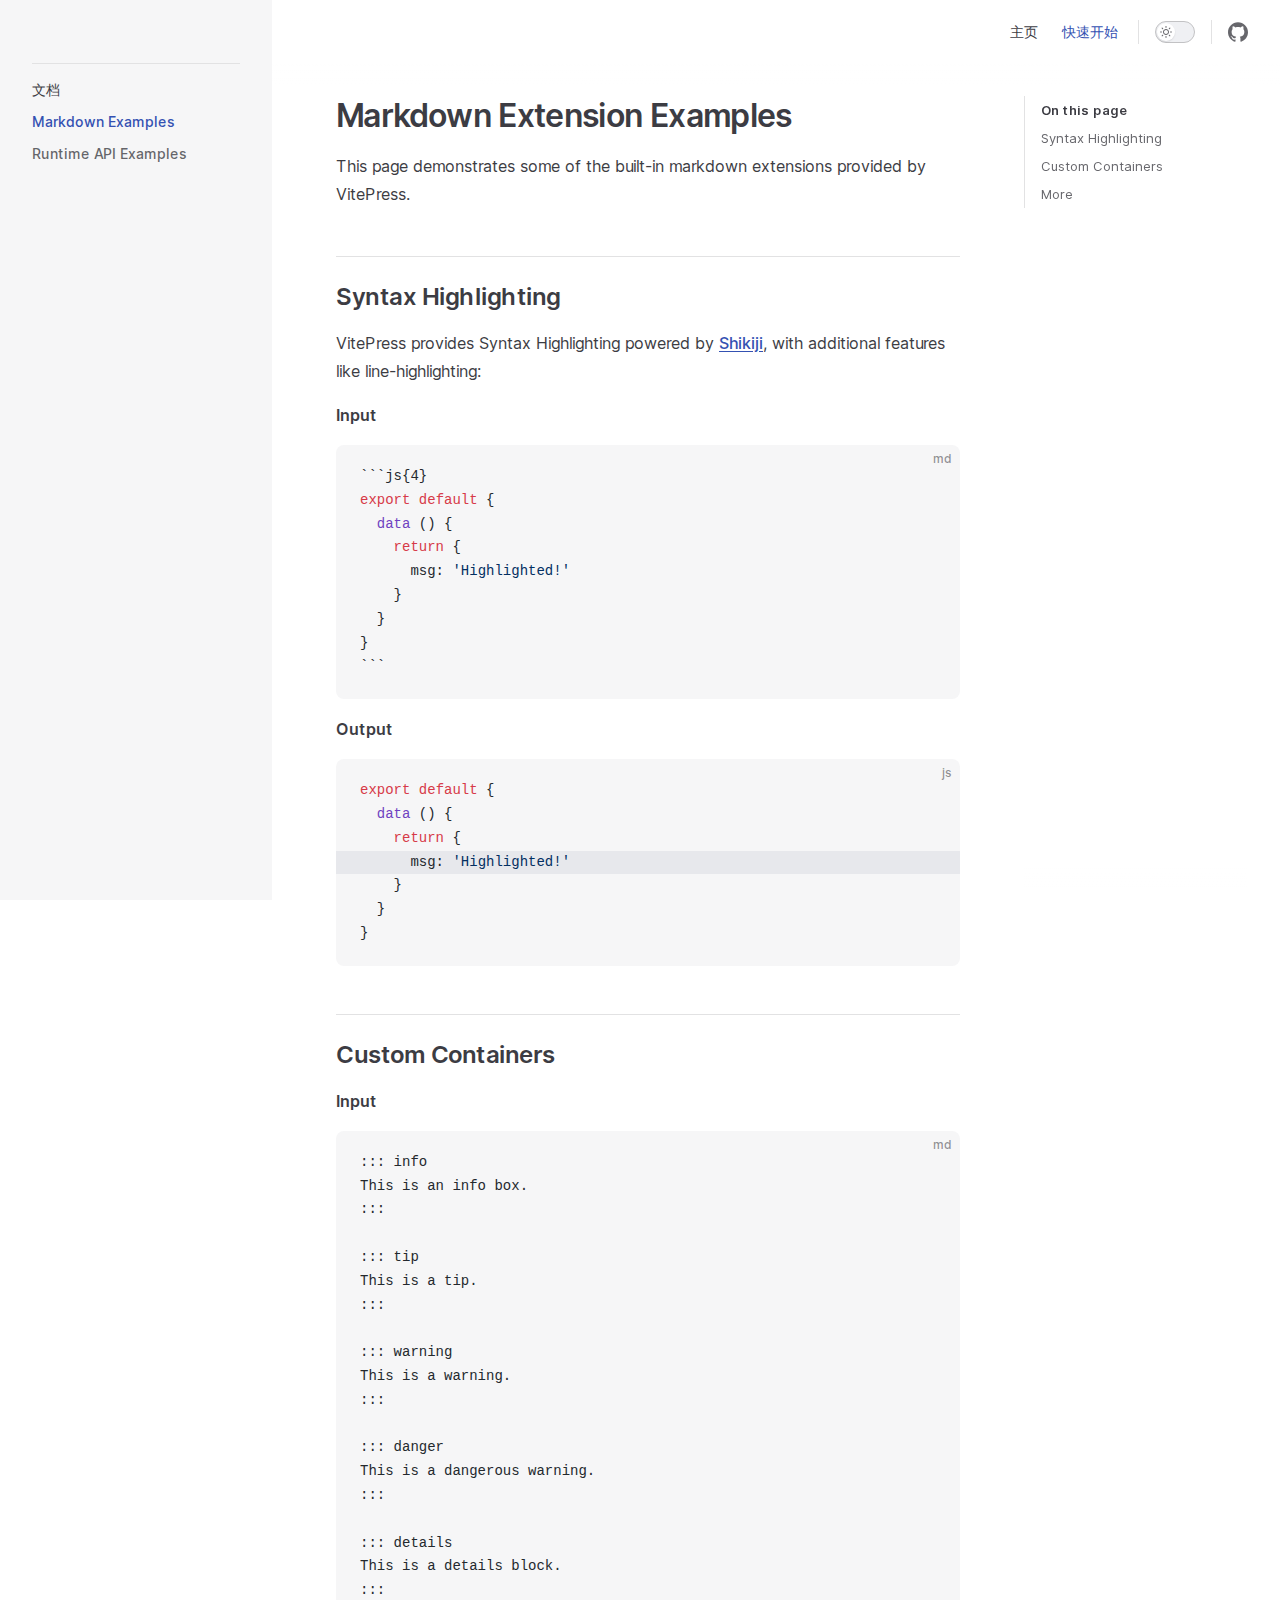
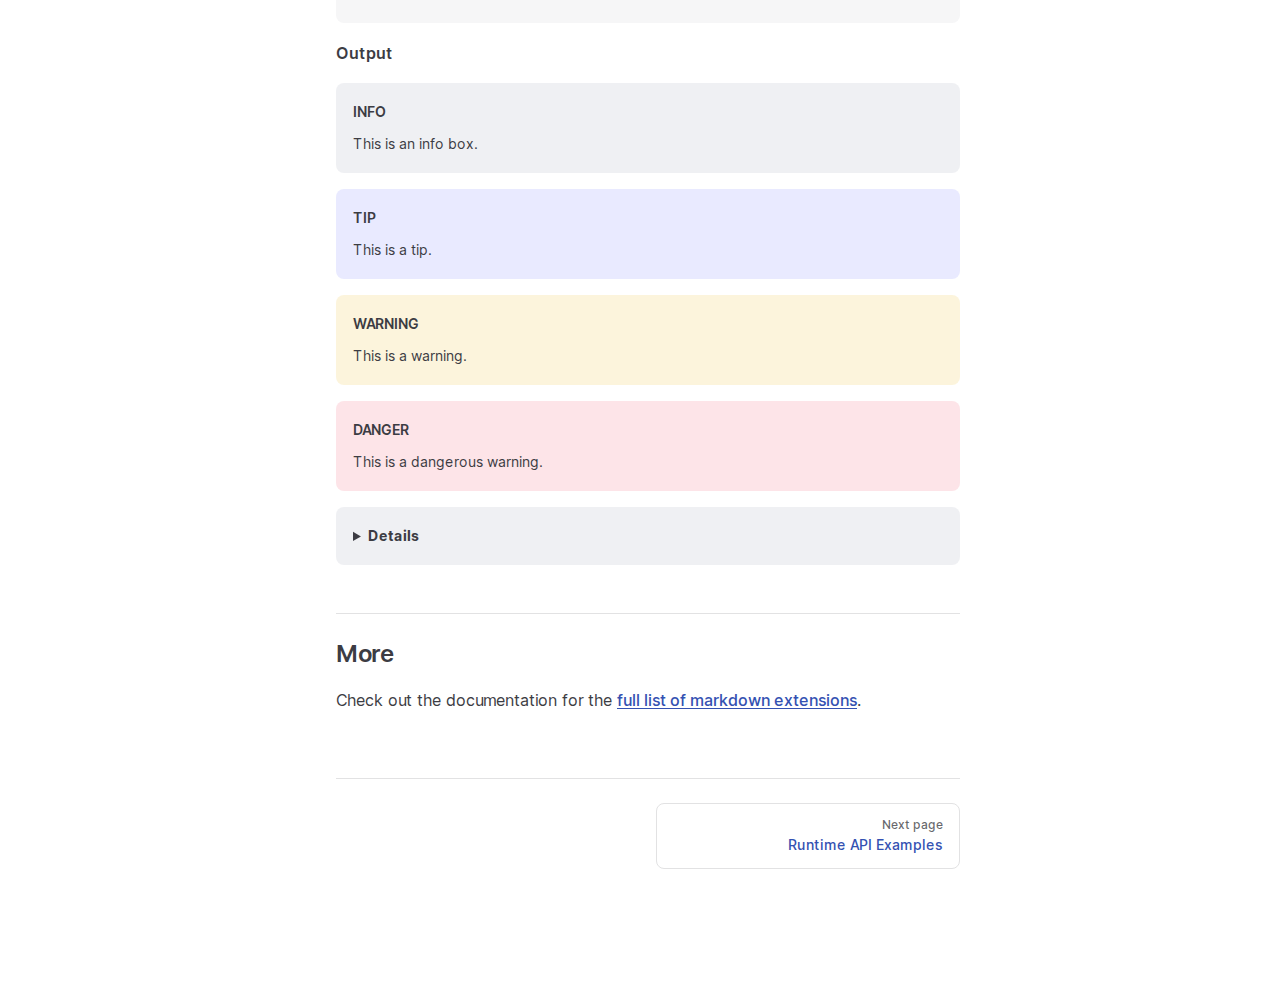
<file: markdown-examples.html>
<!DOCTYPE html>
<html lang="en-US" dir="ltr">
  <head>
    <meta charset="utf-8">
    <meta name="viewport" content="width=device-width,initial-scale=1">
    <title>Markdown Extension Examples</title>
    <meta name="description" content="Nathubs">
    <meta name="generator" content="VitePress v1.0.0-rc.31">
    <link rel="preload stylesheet" href="/assets/style.B3AI5vik.css" as="style">
    
    <script type="module" src="/assets/app.PJ8d3tDb.js"></script>
    <link rel="preload" href="/assets/inter-roman-latin.bvIUbFQP.woff2" as="font" type="font/woff2" crossorigin="">
    <link rel="modulepreload" href="/assets/chunks/framework.PhSmmzj5.js">
    <link rel="modulepreload" href="/assets/chunks/theme.hrUZpVqF.js">
    <link rel="modulepreload" href="/assets/markdown-examples.md.BUWlzS5f.lean.js">
    <link rel="icon" href="/img/logo1.jpg">
    <script>window.embeddedChatbotConfig={chatbotId:"n8uYSHm1U_hVUj2KXqOTH",domain:"www.chatbase.co"};</script>
    <script src="https://www.chatbase.co/embed.min.js" chatbotId="n8uYSHm1U_hVUj2KXqOTH" domain="www.chatbase.co" defer></script>
    <script id="check-dark-mode">(()=>{const e=localStorage.getItem("vitepress-theme-appearance")||"auto",a=window.matchMedia("(prefers-color-scheme: dark)").matches;(!e||e==="auto"?a:e==="dark")&&document.documentElement.classList.add("dark")})();</script>
    <script id="check-mac-os">document.documentElement.classList.toggle("mac",/Mac|iPhone|iPod|iPad/i.test(navigator.platform));</script>
  </head>
  <body>
    <div id="app"><div class="Layout" data-v-9d8abc1e><!--[--><!--]--><!--[--><span tabindex="-1" data-v-c8291ffa></span><a href="#VPContent" class="VPSkipLink visually-hidden" data-v-c8291ffa> Skip to content </a><!--]--><!----><header class="VPNav" data-v-9d8abc1e data-v-7ad780c2><div class="VPNavBar has-sidebar" data-v-7ad780c2 data-v-5befd255><div class="container" data-v-5befd255><div class="title" data-v-5befd255><div class="VPNavBarTitle has-sidebar" data-v-5befd255 data-v-2973dbb4><a class="title" href="/" data-v-2973dbb4><!--[--><!--]--><!----><!----><!--[--><!--]--></a></div></div><div class="content" data-v-5befd255><div class="curtain" data-v-5befd255></div><div class="content-body" data-v-5befd255><!--[--><!--]--><div class="VPNavBarSearch search" data-v-5befd255><!----></div><nav aria-labelledby="main-nav-aria-label" class="VPNavBarMenu menu" data-v-5befd255 data-v-f732b5d0><span id="main-nav-aria-label" class="visually-hidden" data-v-f732b5d0>Main Navigation</span><!--[--><!--[--><a class="VPLink link VPNavBarMenuLink" href="/" tabindex="0" data-v-f732b5d0 data-v-cb318fec><!--[--><span data-v-cb318fec>主页</span><!--]--></a><!--]--><!--[--><a class="VPLink link VPNavBarMenuLink active" href="/markdown-examples.html" tabindex="0" data-v-f732b5d0 data-v-cb318fec><!--[--><span data-v-cb318fec>快速开始</span><!--]--></a><!--]--><!--]--></nav><!----><div class="VPNavBarAppearance appearance" data-v-5befd255 data-v-283b26e9><button class="VPSwitch VPSwitchAppearance" type="button" role="switch" title="Switch to dark theme" aria-checked="false" data-v-283b26e9 data-v-70af5d02 data-v-1c29e291><span class="check" data-v-1c29e291><span class="icon" data-v-1c29e291><!--[--><svg xmlns="http://www.w3.org/2000/svg" aria-hidden="true" focusable="false" viewbox="0 0 24 24" class="sun" data-v-70af5d02><path d="M12,18c-3.3,0-6-2.7-6-6s2.7-6,6-6s6,2.7,6,6S15.3,18,12,18zM12,8c-2.2,0-4,1.8-4,4c0,2.2,1.8,4,4,4c2.2,0,4-1.8,4-4C16,9.8,14.2,8,12,8z"></path><path d="M12,4c-0.6,0-1-0.4-1-1V1c0-0.6,0.4-1,1-1s1,0.4,1,1v2C13,3.6,12.6,4,12,4z"></path><path d="M12,24c-0.6,0-1-0.4-1-1v-2c0-0.6,0.4-1,1-1s1,0.4,1,1v2C13,23.6,12.6,24,12,24z"></path><path d="M5.6,6.6c-0.3,0-0.5-0.1-0.7-0.3L3.5,4.9c-0.4-0.4-0.4-1,0-1.4s1-0.4,1.4,0l1.4,1.4c0.4,0.4,0.4,1,0,1.4C6.2,6.5,5.9,6.6,5.6,6.6z"></path><path d="M19.8,20.8c-0.3,0-0.5-0.1-0.7-0.3l-1.4-1.4c-0.4-0.4-0.4-1,0-1.4s1-0.4,1.4,0l1.4,1.4c0.4,0.4,0.4,1,0,1.4C20.3,20.7,20,20.8,19.8,20.8z"></path><path d="M3,13H1c-0.6,0-1-0.4-1-1s0.4-1,1-1h2c0.6,0,1,0.4,1,1S3.6,13,3,13z"></path><path d="M23,13h-2c-0.6,0-1-0.4-1-1s0.4-1,1-1h2c0.6,0,1,0.4,1,1S23.6,13,23,13z"></path><path d="M4.2,20.8c-0.3,0-0.5-0.1-0.7-0.3c-0.4-0.4-0.4-1,0-1.4l1.4-1.4c0.4-0.4,1-0.4,1.4,0s0.4,1,0,1.4l-1.4,1.4C4.7,20.7,4.5,20.8,4.2,20.8z"></path><path d="M18.4,6.6c-0.3,0-0.5-0.1-0.7-0.3c-0.4-0.4-0.4-1,0-1.4l1.4-1.4c0.4-0.4,1-0.4,1.4,0s0.4,1,0,1.4l-1.4,1.4C18.9,6.5,18.6,6.6,18.4,6.6z"></path></svg><svg xmlns="http://www.w3.org/2000/svg" aria-hidden="true" focusable="false" viewbox="0 0 24 24" class="moon" data-v-70af5d02><path d="M12.1,22c-0.3,0-0.6,0-0.9,0c-5.5-0.5-9.5-5.4-9-10.9c0.4-4.8,4.2-8.6,9-9c0.4,0,0.8,0.2,1,0.5c0.2,0.3,0.2,0.8-0.1,1.1c-2,2.7-1.4,6.4,1.3,8.4c2.1,1.6,5,1.6,7.1,0c0.3-0.2,0.7-0.3,1.1-0.1c0.3,0.2,0.5,0.6,0.5,1c-0.2,2.7-1.5,5.1-3.6,6.8C16.6,21.2,14.4,22,12.1,22zM9.3,4.4c-2.9,1-5,3.6-5.2,6.8c-0.4,4.4,2.8,8.3,7.2,8.7c2.1,0.2,4.2-0.4,5.8-1.8c1.1-0.9,1.9-2.1,2.4-3.4c-2.5,0.9-5.3,0.5-7.5-1.1C9.2,11.4,8.1,7.7,9.3,4.4z"></path></svg><!--]--></span></span></button></div><div class="VPSocialLinks VPNavBarSocialLinks social-links" data-v-5befd255 data-v-ef6192dc data-v-e71e869c><!--[--><a class="VPSocialLink no-icon" href="https://github.com/vuejs/vitepress" aria-label="github" target="_blank" rel="noopener" data-v-e71e869c data-v-16cf740a><svg role="img" viewBox="0 0 24 24" xmlns="http://www.w3.org/2000/svg"><title>GitHub</title><path d="M12 .297c-6.63 0-12 5.373-12 12 0 5.303 3.438 9.8 8.205 11.385.6.113.82-.258.82-.577 0-.285-.01-1.04-.015-2.04-3.338.724-4.042-1.61-4.042-1.61C4.422 18.07 3.633 17.7 3.633 17.7c-1.087-.744.084-.729.084-.729 1.205.084 1.838 1.236 1.838 1.236 1.07 1.835 2.809 1.305 3.495.998.108-.776.417-1.305.76-1.605-2.665-.3-5.466-1.332-5.466-5.93 0-1.31.465-2.38 1.235-3.22-.135-.303-.54-1.523.105-3.176 0 0 1.005-.322 3.3 1.23.96-.267 1.98-.399 3-.405 1.02.006 2.04.138 3 .405 2.28-1.552 3.285-1.23 3.285-1.23.645 1.653.24 2.873.12 3.176.765.84 1.23 1.91 1.23 3.22 0 4.61-2.805 5.625-5.475 5.92.42.36.81 1.096.81 2.22 0 1.606-.015 2.896-.015 3.286 0 .315.21.69.825.57C20.565 22.092 24 17.592 24 12.297c0-6.627-5.373-12-12-12"/></svg></a><!--]--></div><div class="VPFlyout VPNavBarExtra extra" data-v-5befd255 data-v-8e87c032 data-v-aa8de344><button type="button" class="button" aria-haspopup="true" aria-expanded="false" aria-label="extra navigation" data-v-aa8de344><svg xmlns="http://www.w3.org/2000/svg" aria-hidden="true" focusable="false" viewbox="0 0 24 24" class="icon" data-v-aa8de344><circle cx="12" cy="12" r="2"></circle><circle cx="19" cy="12" r="2"></circle><circle cx="5" cy="12" r="2"></circle></svg></button><div class="menu" data-v-aa8de344><div class="VPMenu" data-v-aa8de344 data-v-e42ed9b3><!----><!--[--><!--[--><!----><div class="group" data-v-8e87c032><div class="item appearance" data-v-8e87c032><p class="label" data-v-8e87c032>Appearance</p><div class="appearance-action" data-v-8e87c032><button class="VPSwitch VPSwitchAppearance" type="button" role="switch" title="Switch to dark theme" aria-checked="false" data-v-8e87c032 data-v-70af5d02 data-v-1c29e291><span class="check" data-v-1c29e291><span class="icon" data-v-1c29e291><!--[--><svg xmlns="http://www.w3.org/2000/svg" aria-hidden="true" focusable="false" viewbox="0 0 24 24" class="sun" data-v-70af5d02><path d="M12,18c-3.3,0-6-2.7-6-6s2.7-6,6-6s6,2.7,6,6S15.3,18,12,18zM12,8c-2.2,0-4,1.8-4,4c0,2.2,1.8,4,4,4c2.2,0,4-1.8,4-4C16,9.8,14.2,8,12,8z"></path><path d="M12,4c-0.6,0-1-0.4-1-1V1c0-0.6,0.4-1,1-1s1,0.4,1,1v2C13,3.6,12.6,4,12,4z"></path><path d="M12,24c-0.6,0-1-0.4-1-1v-2c0-0.6,0.4-1,1-1s1,0.4,1,1v2C13,23.6,12.6,24,12,24z"></path><path d="M5.6,6.6c-0.3,0-0.5-0.1-0.7-0.3L3.5,4.9c-0.4-0.4-0.4-1,0-1.4s1-0.4,1.4,0l1.4,1.4c0.4,0.4,0.4,1,0,1.4C6.2,6.5,5.9,6.6,5.6,6.6z"></path><path d="M19.8,20.8c-0.3,0-0.5-0.1-0.7-0.3l-1.4-1.4c-0.4-0.4-0.4-1,0-1.4s1-0.4,1.4,0l1.4,1.4c0.4,0.4,0.4,1,0,1.4C20.3,20.7,20,20.8,19.8,20.8z"></path><path d="M3,13H1c-0.6,0-1-0.4-1-1s0.4-1,1-1h2c0.6,0,1,0.4,1,1S3.6,13,3,13z"></path><path d="M23,13h-2c-0.6,0-1-0.4-1-1s0.4-1,1-1h2c0.6,0,1,0.4,1,1S23.6,13,23,13z"></path><path d="M4.2,20.8c-0.3,0-0.5-0.1-0.7-0.3c-0.4-0.4-0.4-1,0-1.4l1.4-1.4c0.4-0.4,1-0.4,1.4,0s0.4,1,0,1.4l-1.4,1.4C4.7,20.7,4.5,20.8,4.2,20.8z"></path><path d="M18.4,6.6c-0.3,0-0.5-0.1-0.7-0.3c-0.4-0.4-0.4-1,0-1.4l1.4-1.4c0.4-0.4,1-0.4,1.4,0s0.4,1,0,1.4l-1.4,1.4C18.9,6.5,18.6,6.6,18.4,6.6z"></path></svg><svg xmlns="http://www.w3.org/2000/svg" aria-hidden="true" focusable="false" viewbox="0 0 24 24" class="moon" data-v-70af5d02><path d="M12.1,22c-0.3,0-0.6,0-0.9,0c-5.5-0.5-9.5-5.4-9-10.9c0.4-4.8,4.2-8.6,9-9c0.4,0,0.8,0.2,1,0.5c0.2,0.3,0.2,0.8-0.1,1.1c-2,2.7-1.4,6.4,1.3,8.4c2.1,1.6,5,1.6,7.1,0c0.3-0.2,0.7-0.3,1.1-0.1c0.3,0.2,0.5,0.6,0.5,1c-0.2,2.7-1.5,5.1-3.6,6.8C16.6,21.2,14.4,22,12.1,22zM9.3,4.4c-2.9,1-5,3.6-5.2,6.8c-0.4,4.4,2.8,8.3,7.2,8.7c2.1,0.2,4.2-0.4,5.8-1.8c1.1-0.9,1.9-2.1,2.4-3.4c-2.5,0.9-5.3,0.5-7.5-1.1C9.2,11.4,8.1,7.7,9.3,4.4z"></path></svg><!--]--></span></span></button></div></div></div><div class="group" data-v-8e87c032><div class="item social-links" data-v-8e87c032><div class="VPSocialLinks social-links-list" data-v-8e87c032 data-v-e71e869c><!--[--><a class="VPSocialLink no-icon" href="https://github.com/vuejs/vitepress" aria-label="github" target="_blank" rel="noopener" data-v-e71e869c data-v-16cf740a><svg role="img" viewBox="0 0 24 24" xmlns="http://www.w3.org/2000/svg"><title>GitHub</title><path d="M12 .297c-6.63 0-12 5.373-12 12 0 5.303 3.438 9.8 8.205 11.385.6.113.82-.258.82-.577 0-.285-.01-1.04-.015-2.04-3.338.724-4.042-1.61-4.042-1.61C4.422 18.07 3.633 17.7 3.633 17.7c-1.087-.744.084-.729.084-.729 1.205.084 1.838 1.236 1.838 1.236 1.07 1.835 2.809 1.305 3.495.998.108-.776.417-1.305.76-1.605-2.665-.3-5.466-1.332-5.466-5.93 0-1.31.465-2.38 1.235-3.22-.135-.303-.54-1.523.105-3.176 0 0 1.005-.322 3.3 1.23.96-.267 1.98-.399 3-.405 1.02.006 2.04.138 3 .405 2.28-1.552 3.285-1.23 3.285-1.23.645 1.653.24 2.873.12 3.176.765.84 1.23 1.91 1.23 3.22 0 4.61-2.805 5.625-5.475 5.92.42.36.81 1.096.81 2.22 0 1.606-.015 2.896-.015 3.286 0 .315.21.69.825.57C20.565 22.092 24 17.592 24 12.297c0-6.627-5.373-12-12-12"/></svg></a><!--]--></div></div></div><!--]--><!--]--></div></div></div><!--[--><!--]--><button type="button" class="VPNavBarHamburger hamburger" aria-label="mobile navigation" aria-expanded="false" aria-controls="VPNavScreen" data-v-5befd255 data-v-6bee1efd><span class="container" data-v-6bee1efd><span class="top" data-v-6bee1efd></span><span class="middle" data-v-6bee1efd></span><span class="bottom" data-v-6bee1efd></span></span></button></div></div></div></div><!----></header><div class="VPLocalNav reached-top" data-v-9d8abc1e data-v-f8a0b38a><button class="menu" aria-expanded="false" aria-controls="VPSidebarNav" data-v-f8a0b38a><svg xmlns="http://www.w3.org/2000/svg" aria-hidden="true" focusable="false" viewbox="0 0 24 24" class="menu-icon" data-v-f8a0b38a><path d="M17,11H3c-0.6,0-1-0.4-1-1s0.4-1,1-1h14c0.6,0,1,0.4,1,1S17.6,11,17,11z"></path><path d="M21,7H3C2.4,7,2,6.6,2,6s0.4-1,1-1h18c0.6,0,1,0.4,1,1S21.6,7,21,7z"></path><path d="M21,15H3c-0.6,0-1-0.4-1-1s0.4-1,1-1h18c0.6,0,1,0.4,1,1S21.6,15,21,15z"></path><path d="M17,19H3c-0.6,0-1-0.4-1-1s0.4-1,1-1h14c0.6,0,1,0.4,1,1S17.6,19,17,19z"></path></svg><span class="menu-text" data-v-f8a0b38a>Menu</span></button><div class="VPLocalNavOutlineDropdown" style="--vp-vh:0px;" data-v-f8a0b38a data-v-24251f6f><button data-v-24251f6f>Return to top</button><!----></div></div><aside class="VPSidebar" data-v-9d8abc1e data-v-168699b1><div class="curtain" data-v-168699b1></div><nav class="nav" id="VPSidebarNav" aria-labelledby="sidebar-aria-label" tabindex="-1" data-v-168699b1><span class="visually-hidden" id="sidebar-aria-label" data-v-168699b1> Sidebar Navigation </span><!--[--><!--]--><!--[--><div class="group" data-v-168699b1><section class="VPSidebarItem level-0 has-active" data-v-168699b1 data-v-bd01e0d5><div class="item" role="button" tabindex="0" data-v-bd01e0d5><div class="indicator" data-v-bd01e0d5></div><h2 class="text" data-v-bd01e0d5>文档</h2><!----></div><div class="items" data-v-bd01e0d5><!--[--><div class="VPSidebarItem level-1 is-link" data-v-bd01e0d5 data-v-bd01e0d5><div class="item" data-v-bd01e0d5><div class="indicator" data-v-bd01e0d5></div><a class="VPLink link link" href="/markdown-examples.html" data-v-bd01e0d5><!--[--><p class="text" data-v-bd01e0d5>Markdown Examples</p><!--]--></a><!----></div><!----></div><div class="VPSidebarItem level-1 is-link" data-v-bd01e0d5 data-v-bd01e0d5><div class="item" data-v-bd01e0d5><div class="indicator" data-v-bd01e0d5></div><a class="VPLink link link" href="/api-examples.html" data-v-bd01e0d5><!--[--><p class="text" data-v-bd01e0d5>Runtime API Examples</p><!--]--></a><!----></div><!----></div><!--]--></div></section></div><!--]--><!--[--><!--]--></nav></aside><div class="VPContent has-sidebar" id="VPContent" data-v-9d8abc1e data-v-3cf691b6><div class="VPDoc has-sidebar has-aside" data-v-3cf691b6 data-v-a3c25e27><!--[--><!--]--><div class="container" data-v-a3c25e27><div class="aside" data-v-a3c25e27><div class="aside-curtain" data-v-a3c25e27></div><div class="aside-container" data-v-a3c25e27><div class="aside-content" data-v-a3c25e27><div class="VPDocAside" data-v-a3c25e27 data-v-cb998dce><!--[--><!--]--><!--[--><!--]--><div class="VPDocAsideOutline" role="navigation" data-v-cb998dce data-v-3a6c4994><div class="content" data-v-3a6c4994><div class="outline-marker" data-v-3a6c4994></div><div class="outline-title" role="heading" aria-level="2" data-v-3a6c4994>On this page</div><nav aria-labelledby="doc-outline-aria-label" data-v-3a6c4994><span class="visually-hidden" id="doc-outline-aria-label" data-v-3a6c4994> Table of Contents for current page </span><ul class="root" data-v-3a6c4994 data-v-463da30f><!--[--><!--]--></ul></nav></div></div><!--[--><!--]--><div class="spacer" data-v-cb998dce></div><!--[--><!--]--><!----><!--[--><!--]--><!--[--><!--]--></div></div></div></div><div class="content" data-v-a3c25e27><div class="content-container" data-v-a3c25e27><!--[--><!--]--><!----><main class="main" data-v-a3c25e27><div style="position:relative;" class="vp-doc _markdown-examples" data-v-a3c25e27><div><h1 id="markdown-extension-examples" tabindex="-1">Markdown Extension Examples <a class="header-anchor" href="#markdown-extension-examples" aria-label="Permalink to &quot;Markdown Extension Examples&quot;">​</a></h1><p>This page demonstrates some of the built-in markdown extensions provided by VitePress.</p><h2 id="syntax-highlighting" tabindex="-1">Syntax Highlighting <a class="header-anchor" href="#syntax-highlighting" aria-label="Permalink to &quot;Syntax Highlighting&quot;">​</a></h2><p>VitePress provides Syntax Highlighting powered by <a href="https://github.com/antfu/shikiji" target="_blank" rel="noreferrer">Shikiji</a>, with additional features like line-highlighting:</p><p><strong>Input</strong></p><div class="language-md vp-adaptive-theme"><button title="Copy Code" class="copy"></button><span class="lang">md</span><pre class="shiki shiki-themes github-light github-dark vp-code"><code><span class="line"><span style="--shiki-light:#24292E;--shiki-dark:#E1E4E8;">```js{4}</span></span>
<span class="line"><span style="--shiki-light:#D73A49;--shiki-dark:#F97583;">export</span><span style="--shiki-light:#D73A49;--shiki-dark:#F97583;"> default</span><span style="--shiki-light:#24292E;--shiki-dark:#E1E4E8;"> {</span></span>
<span class="line"><span style="--shiki-light:#6F42C1;--shiki-dark:#B392F0;">  data</span><span style="--shiki-light:#24292E;--shiki-dark:#E1E4E8;"> () {</span></span>
<span class="line"><span style="--shiki-light:#D73A49;--shiki-dark:#F97583;">    return</span><span style="--shiki-light:#24292E;--shiki-dark:#E1E4E8;"> {</span></span>
<span class="line"><span style="--shiki-light:#24292E;--shiki-dark:#E1E4E8;">      msg: </span><span style="--shiki-light:#032F62;--shiki-dark:#9ECBFF;">&#39;Highlighted!&#39;</span></span>
<span class="line"><span style="--shiki-light:#24292E;--shiki-dark:#E1E4E8;">    }</span></span>
<span class="line"><span style="--shiki-light:#24292E;--shiki-dark:#E1E4E8;">  }</span></span>
<span class="line"><span style="--shiki-light:#24292E;--shiki-dark:#E1E4E8;">}</span></span>
<span class="line"><span style="--shiki-light:#24292E;--shiki-dark:#E1E4E8;">```</span></span></code></pre></div><p><strong>Output</strong></p><div class="language-js vp-adaptive-theme"><button title="Copy Code" class="copy"></button><span class="lang">js</span><pre class="shiki shiki-themes github-light github-dark vp-code"><code><span class="line"><span style="--shiki-light:#D73A49;--shiki-dark:#F97583;">export</span><span style="--shiki-light:#D73A49;--shiki-dark:#F97583;"> default</span><span style="--shiki-light:#24292E;--shiki-dark:#E1E4E8;"> {</span></span>
<span class="line"><span style="--shiki-light:#6F42C1;--shiki-dark:#B392F0;">  data</span><span style="--shiki-light:#24292E;--shiki-dark:#E1E4E8;"> () {</span></span>
<span class="line"><span style="--shiki-light:#D73A49;--shiki-dark:#F97583;">    return</span><span style="--shiki-light:#24292E;--shiki-dark:#E1E4E8;"> {</span></span>
<span class="line highlighted"><span style="--shiki-light:#24292E;--shiki-dark:#E1E4E8;">      msg: </span><span style="--shiki-light:#032F62;--shiki-dark:#9ECBFF;">&#39;Highlighted!&#39;</span></span>
<span class="line"><span style="--shiki-light:#24292E;--shiki-dark:#E1E4E8;">    }</span></span>
<span class="line"><span style="--shiki-light:#24292E;--shiki-dark:#E1E4E8;">  }</span></span>
<span class="line"><span style="--shiki-light:#24292E;--shiki-dark:#E1E4E8;">}</span></span></code></pre></div><h2 id="custom-containers" tabindex="-1">Custom Containers <a class="header-anchor" href="#custom-containers" aria-label="Permalink to &quot;Custom Containers&quot;">​</a></h2><p><strong>Input</strong></p><div class="language-md vp-adaptive-theme"><button title="Copy Code" class="copy"></button><span class="lang">md</span><pre class="shiki shiki-themes github-light github-dark vp-code"><code><span class="line"><span style="--shiki-light:#24292E;--shiki-dark:#E1E4E8;">::: info</span></span>
<span class="line"><span style="--shiki-light:#24292E;--shiki-dark:#E1E4E8;">This is an info box.</span></span>
<span class="line"><span style="--shiki-light:#24292E;--shiki-dark:#E1E4E8;">:::</span></span>
<span class="line"></span>
<span class="line"><span style="--shiki-light:#24292E;--shiki-dark:#E1E4E8;">::: tip</span></span>
<span class="line"><span style="--shiki-light:#24292E;--shiki-dark:#E1E4E8;">This is a tip.</span></span>
<span class="line"><span style="--shiki-light:#24292E;--shiki-dark:#E1E4E8;">:::</span></span>
<span class="line"></span>
<span class="line"><span style="--shiki-light:#24292E;--shiki-dark:#E1E4E8;">::: warning</span></span>
<span class="line"><span style="--shiki-light:#24292E;--shiki-dark:#E1E4E8;">This is a warning.</span></span>
<span class="line"><span style="--shiki-light:#24292E;--shiki-dark:#E1E4E8;">:::</span></span>
<span class="line"></span>
<span class="line"><span style="--shiki-light:#24292E;--shiki-dark:#E1E4E8;">::: danger</span></span>
<span class="line"><span style="--shiki-light:#24292E;--shiki-dark:#E1E4E8;">This is a dangerous warning.</span></span>
<span class="line"><span style="--shiki-light:#24292E;--shiki-dark:#E1E4E8;">:::</span></span>
<span class="line"></span>
<span class="line"><span style="--shiki-light:#24292E;--shiki-dark:#E1E4E8;">::: details</span></span>
<span class="line"><span style="--shiki-light:#24292E;--shiki-dark:#E1E4E8;">This is a details block.</span></span>
<span class="line"><span style="--shiki-light:#24292E;--shiki-dark:#E1E4E8;">:::</span></span></code></pre></div><p><strong>Output</strong></p><div class="info custom-block"><p class="custom-block-title">INFO</p><p>This is an info box.</p></div><div class="tip custom-block"><p class="custom-block-title">TIP</p><p>This is a tip.</p></div><div class="warning custom-block"><p class="custom-block-title">WARNING</p><p>This is a warning.</p></div><div class="danger custom-block"><p class="custom-block-title">DANGER</p><p>This is a dangerous warning.</p></div><details class="details custom-block"><summary>Details</summary><p>This is a details block.</p></details><h2 id="more" tabindex="-1">More <a class="header-anchor" href="#more" aria-label="Permalink to &quot;More&quot;">​</a></h2><p>Check out the documentation for the <a href="https://vitepress.dev/guide/markdown" target="_blank" rel="noreferrer">full list of markdown extensions</a>.</p></div></div></main><footer class="VPDocFooter" data-v-a3c25e27 data-v-b4b63abf><!--[--><!--]--><!----><nav class="prev-next" data-v-b4b63abf><div class="pager" data-v-b4b63abf><!----></div><div class="pager" data-v-b4b63abf><a class="VPLink link pager-link next" href="/api-examples.html" data-v-b4b63abf><!--[--><span class="desc" data-v-b4b63abf>Next page</span><span class="title" data-v-b4b63abf>Runtime API Examples</span><!--]--></a></div></nav></footer><!--[--><!--]--></div></div></div><!--[--><!--]--></div></div><footer class="VPFooter has-sidebar" data-v-9d8abc1e data-v-566314d4><div class="container" data-v-566314d4><!----><p class="copyright" data-v-566314d4>Chatme © 2023-2024.ALL Rights Reserved.</p></div></footer><!--[--><!--]--></div></div>
    <script>window.__VP_HASH_MAP__=JSON.parse("{\"index.md\":\"QnqQRhSl\",\"markdown-examples.md\":\"BUWlzS5f\",\"readme.md\":\"vZO7o_Bh\",\"api-examples.md\":\"acT6hcff\"}");window.__VP_SITE_DATA__=JSON.parse("{\"lang\":\"en-US\",\"dir\":\"ltr\",\"title\":\"Chatme\",\"titleTemplate\":\":title\",\"description\":\"Nathubs\",\"base\":\"/\",\"head\":[],\"router\":{\"prefetchLinks\":true},\"appearance\":true,\"themeConfig\":{\"siteTitle\":false,\"nav\":[{\"text\":\"主页\",\"link\":\"/\"},{\"text\":\"快速开始\",\"link\":\"/markdown-examples\"}],\"sidebar\":[{\"text\":\"文档\",\"items\":[{\"text\":\"Markdown Examples\",\"link\":\"/markdown-examples\"},{\"text\":\"Runtime API Examples\",\"link\":\"/api-examples\"}]}],\"socialLinks\":[{\"icon\":\"github\",\"link\":\"https://github.com/vuejs/vitepress\"}],\"footer\":{\"copyright\":\"Chatme © 2023-2024.ALL Rights Reserved.\"}},\"locales\":{},\"scrollOffset\":90,\"cleanUrls\":false}");</script>
    
  </body>
</html>
</file>
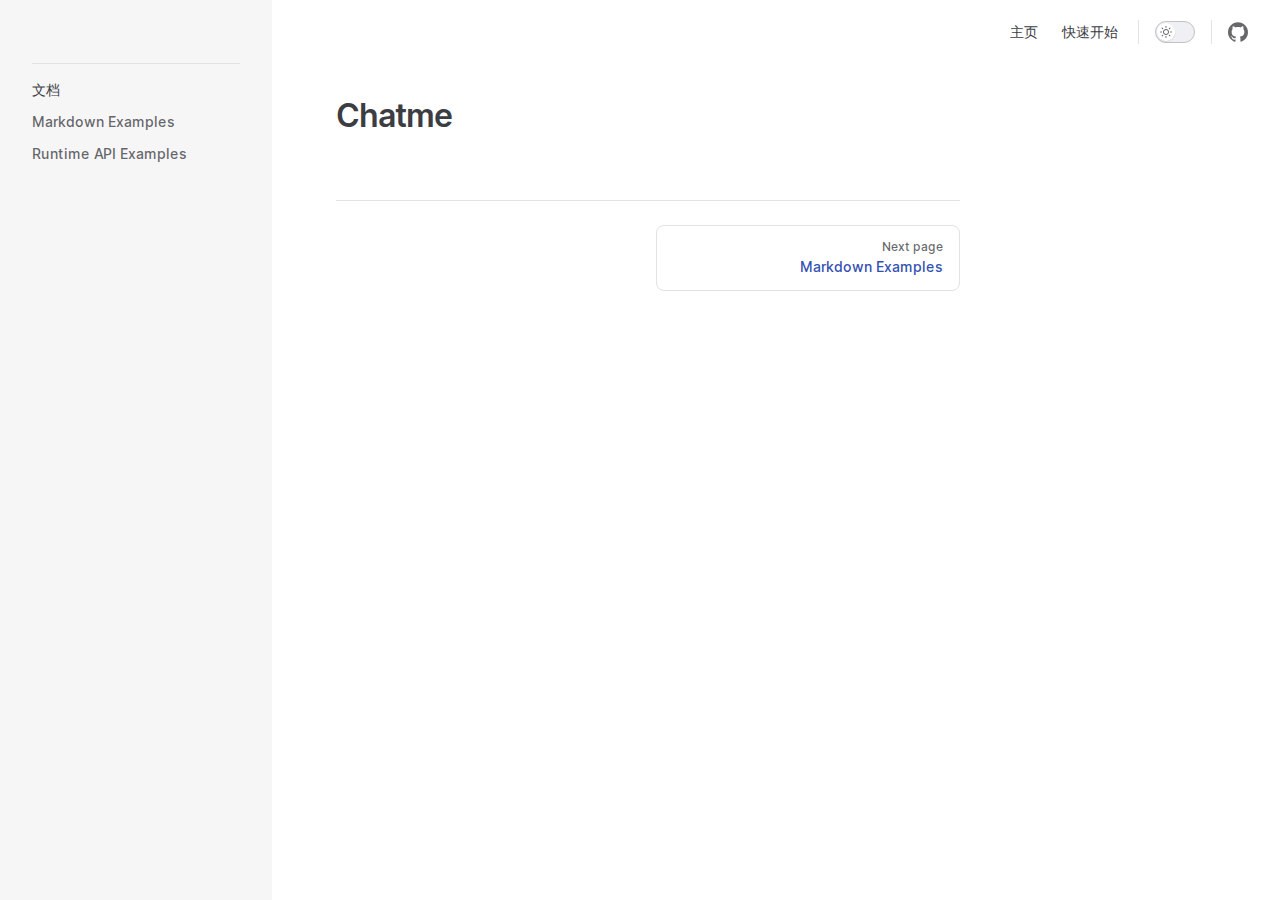
<file: README.html>
<!DOCTYPE html>
<html lang="en-US" dir="ltr">
  <head>
    <meta charset="utf-8">
    <meta name="viewport" content="width=device-width,initial-scale=1">
    <title>Chatme</title>
    <meta name="description" content="Nathubs">
    <meta name="generator" content="VitePress v1.0.0-rc.31">
    <link rel="preload stylesheet" href="/assets/style.B3AI5vik.css" as="style">
    
    <script type="module" src="/assets/app.PJ8d3tDb.js"></script>
    <link rel="preload" href="/assets/inter-roman-latin.bvIUbFQP.woff2" as="font" type="font/woff2" crossorigin="">
    <link rel="modulepreload" href="/assets/chunks/framework.PhSmmzj5.js">
    <link rel="modulepreload" href="/assets/chunks/theme.hrUZpVqF.js">
    <link rel="modulepreload" href="/assets/README.md.vZO7o_Bh.lean.js">
    <link rel="icon" href="/img/logo1.jpg">
    <script>window.embeddedChatbotConfig={chatbotId:"n8uYSHm1U_hVUj2KXqOTH",domain:"www.chatbase.co"};</script>
    <script src="https://www.chatbase.co/embed.min.js" chatbotId="n8uYSHm1U_hVUj2KXqOTH" domain="www.chatbase.co" defer></script>
    <script id="check-dark-mode">(()=>{const e=localStorage.getItem("vitepress-theme-appearance")||"auto",a=window.matchMedia("(prefers-color-scheme: dark)").matches;(!e||e==="auto"?a:e==="dark")&&document.documentElement.classList.add("dark")})();</script>
    <script id="check-mac-os">document.documentElement.classList.toggle("mac",/Mac|iPhone|iPod|iPad/i.test(navigator.platform));</script>
  </head>
  <body>
    <div id="app"><div class="Layout" data-v-9d8abc1e><!--[--><!--]--><!--[--><span tabindex="-1" data-v-c8291ffa></span><a href="#VPContent" class="VPSkipLink visually-hidden" data-v-c8291ffa> Skip to content </a><!--]--><!----><header class="VPNav" data-v-9d8abc1e data-v-7ad780c2><div class="VPNavBar has-sidebar" data-v-7ad780c2 data-v-5befd255><div class="container" data-v-5befd255><div class="title" data-v-5befd255><div class="VPNavBarTitle has-sidebar" data-v-5befd255 data-v-2973dbb4><a class="title" href="/" data-v-2973dbb4><!--[--><!--]--><!----><!----><!--[--><!--]--></a></div></div><div class="content" data-v-5befd255><div class="curtain" data-v-5befd255></div><div class="content-body" data-v-5befd255><!--[--><!--]--><div class="VPNavBarSearch search" data-v-5befd255><!----></div><nav aria-labelledby="main-nav-aria-label" class="VPNavBarMenu menu" data-v-5befd255 data-v-f732b5d0><span id="main-nav-aria-label" class="visually-hidden" data-v-f732b5d0>Main Navigation</span><!--[--><!--[--><a class="VPLink link VPNavBarMenuLink" href="/" tabindex="0" data-v-f732b5d0 data-v-cb318fec><!--[--><span data-v-cb318fec>主页</span><!--]--></a><!--]--><!--[--><a class="VPLink link VPNavBarMenuLink" href="/markdown-examples.html" tabindex="0" data-v-f732b5d0 data-v-cb318fec><!--[--><span data-v-cb318fec>快速开始</span><!--]--></a><!--]--><!--]--></nav><!----><div class="VPNavBarAppearance appearance" data-v-5befd255 data-v-283b26e9><button class="VPSwitch VPSwitchAppearance" type="button" role="switch" title="Switch to dark theme" aria-checked="false" data-v-283b26e9 data-v-70af5d02 data-v-1c29e291><span class="check" data-v-1c29e291><span class="icon" data-v-1c29e291><!--[--><svg xmlns="http://www.w3.org/2000/svg" aria-hidden="true" focusable="false" viewbox="0 0 24 24" class="sun" data-v-70af5d02><path d="M12,18c-3.3,0-6-2.7-6-6s2.7-6,6-6s6,2.7,6,6S15.3,18,12,18zM12,8c-2.2,0-4,1.8-4,4c0,2.2,1.8,4,4,4c2.2,0,4-1.8,4-4C16,9.8,14.2,8,12,8z"></path><path d="M12,4c-0.6,0-1-0.4-1-1V1c0-0.6,0.4-1,1-1s1,0.4,1,1v2C13,3.6,12.6,4,12,4z"></path><path d="M12,24c-0.6,0-1-0.4-1-1v-2c0-0.6,0.4-1,1-1s1,0.4,1,1v2C13,23.6,12.6,24,12,24z"></path><path d="M5.6,6.6c-0.3,0-0.5-0.1-0.7-0.3L3.5,4.9c-0.4-0.4-0.4-1,0-1.4s1-0.4,1.4,0l1.4,1.4c0.4,0.4,0.4,1,0,1.4C6.2,6.5,5.9,6.6,5.6,6.6z"></path><path d="M19.8,20.8c-0.3,0-0.5-0.1-0.7-0.3l-1.4-1.4c-0.4-0.4-0.4-1,0-1.4s1-0.4,1.4,0l1.4,1.4c0.4,0.4,0.4,1,0,1.4C20.3,20.7,20,20.8,19.8,20.8z"></path><path d="M3,13H1c-0.6,0-1-0.4-1-1s0.4-1,1-1h2c0.6,0,1,0.4,1,1S3.6,13,3,13z"></path><path d="M23,13h-2c-0.6,0-1-0.4-1-1s0.4-1,1-1h2c0.6,0,1,0.4,1,1S23.6,13,23,13z"></path><path d="M4.2,20.8c-0.3,0-0.5-0.1-0.7-0.3c-0.4-0.4-0.4-1,0-1.4l1.4-1.4c0.4-0.4,1-0.4,1.4,0s0.4,1,0,1.4l-1.4,1.4C4.7,20.7,4.5,20.8,4.2,20.8z"></path><path d="M18.4,6.6c-0.3,0-0.5-0.1-0.7-0.3c-0.4-0.4-0.4-1,0-1.4l1.4-1.4c0.4-0.4,1-0.4,1.4,0s0.4,1,0,1.4l-1.4,1.4C18.9,6.5,18.6,6.6,18.4,6.6z"></path></svg><svg xmlns="http://www.w3.org/2000/svg" aria-hidden="true" focusable="false" viewbox="0 0 24 24" class="moon" data-v-70af5d02><path d="M12.1,22c-0.3,0-0.6,0-0.9,0c-5.5-0.5-9.5-5.4-9-10.9c0.4-4.8,4.2-8.6,9-9c0.4,0,0.8,0.2,1,0.5c0.2,0.3,0.2,0.8-0.1,1.1c-2,2.7-1.4,6.4,1.3,8.4c2.1,1.6,5,1.6,7.1,0c0.3-0.2,0.7-0.3,1.1-0.1c0.3,0.2,0.5,0.6,0.5,1c-0.2,2.7-1.5,5.1-3.6,6.8C16.6,21.2,14.4,22,12.1,22zM9.3,4.4c-2.9,1-5,3.6-5.2,6.8c-0.4,4.4,2.8,8.3,7.2,8.7c2.1,0.2,4.2-0.4,5.8-1.8c1.1-0.9,1.9-2.1,2.4-3.4c-2.5,0.9-5.3,0.5-7.5-1.1C9.2,11.4,8.1,7.7,9.3,4.4z"></path></svg><!--]--></span></span></button></div><div class="VPSocialLinks VPNavBarSocialLinks social-links" data-v-5befd255 data-v-ef6192dc data-v-e71e869c><!--[--><a class="VPSocialLink no-icon" href="https://github.com/vuejs/vitepress" aria-label="github" target="_blank" rel="noopener" data-v-e71e869c data-v-16cf740a><svg role="img" viewBox="0 0 24 24" xmlns="http://www.w3.org/2000/svg"><title>GitHub</title><path d="M12 .297c-6.63 0-12 5.373-12 12 0 5.303 3.438 9.8 8.205 11.385.6.113.82-.258.82-.577 0-.285-.01-1.04-.015-2.04-3.338.724-4.042-1.61-4.042-1.61C4.422 18.07 3.633 17.7 3.633 17.7c-1.087-.744.084-.729.084-.729 1.205.084 1.838 1.236 1.838 1.236 1.07 1.835 2.809 1.305 3.495.998.108-.776.417-1.305.76-1.605-2.665-.3-5.466-1.332-5.466-5.93 0-1.31.465-2.38 1.235-3.22-.135-.303-.54-1.523.105-3.176 0 0 1.005-.322 3.3 1.23.96-.267 1.98-.399 3-.405 1.02.006 2.04.138 3 .405 2.28-1.552 3.285-1.23 3.285-1.23.645 1.653.24 2.873.12 3.176.765.84 1.23 1.91 1.23 3.22 0 4.61-2.805 5.625-5.475 5.92.42.36.81 1.096.81 2.22 0 1.606-.015 2.896-.015 3.286 0 .315.21.69.825.57C20.565 22.092 24 17.592 24 12.297c0-6.627-5.373-12-12-12"/></svg></a><!--]--></div><div class="VPFlyout VPNavBarExtra extra" data-v-5befd255 data-v-8e87c032 data-v-aa8de344><button type="button" class="button" aria-haspopup="true" aria-expanded="false" aria-label="extra navigation" data-v-aa8de344><svg xmlns="http://www.w3.org/2000/svg" aria-hidden="true" focusable="false" viewbox="0 0 24 24" class="icon" data-v-aa8de344><circle cx="12" cy="12" r="2"></circle><circle cx="19" cy="12" r="2"></circle><circle cx="5" cy="12" r="2"></circle></svg></button><div class="menu" data-v-aa8de344><div class="VPMenu" data-v-aa8de344 data-v-e42ed9b3><!----><!--[--><!--[--><!----><div class="group" data-v-8e87c032><div class="item appearance" data-v-8e87c032><p class="label" data-v-8e87c032>Appearance</p><div class="appearance-action" data-v-8e87c032><button class="VPSwitch VPSwitchAppearance" type="button" role="switch" title="Switch to dark theme" aria-checked="false" data-v-8e87c032 data-v-70af5d02 data-v-1c29e291><span class="check" data-v-1c29e291><span class="icon" data-v-1c29e291><!--[--><svg xmlns="http://www.w3.org/2000/svg" aria-hidden="true" focusable="false" viewbox="0 0 24 24" class="sun" data-v-70af5d02><path d="M12,18c-3.3,0-6-2.7-6-6s2.7-6,6-6s6,2.7,6,6S15.3,18,12,18zM12,8c-2.2,0-4,1.8-4,4c0,2.2,1.8,4,4,4c2.2,0,4-1.8,4-4C16,9.8,14.2,8,12,8z"></path><path d="M12,4c-0.6,0-1-0.4-1-1V1c0-0.6,0.4-1,1-1s1,0.4,1,1v2C13,3.6,12.6,4,12,4z"></path><path d="M12,24c-0.6,0-1-0.4-1-1v-2c0-0.6,0.4-1,1-1s1,0.4,1,1v2C13,23.6,12.6,24,12,24z"></path><path d="M5.6,6.6c-0.3,0-0.5-0.1-0.7-0.3L3.5,4.9c-0.4-0.4-0.4-1,0-1.4s1-0.4,1.4,0l1.4,1.4c0.4,0.4,0.4,1,0,1.4C6.2,6.5,5.9,6.6,5.6,6.6z"></path><path d="M19.8,20.8c-0.3,0-0.5-0.1-0.7-0.3l-1.4-1.4c-0.4-0.4-0.4-1,0-1.4s1-0.4,1.4,0l1.4,1.4c0.4,0.4,0.4,1,0,1.4C20.3,20.7,20,20.8,19.8,20.8z"></path><path d="M3,13H1c-0.6,0-1-0.4-1-1s0.4-1,1-1h2c0.6,0,1,0.4,1,1S3.6,13,3,13z"></path><path d="M23,13h-2c-0.6,0-1-0.4-1-1s0.4-1,1-1h2c0.6,0,1,0.4,1,1S23.6,13,23,13z"></path><path d="M4.2,20.8c-0.3,0-0.5-0.1-0.7-0.3c-0.4-0.4-0.4-1,0-1.4l1.4-1.4c0.4-0.4,1-0.4,1.4,0s0.4,1,0,1.4l-1.4,1.4C4.7,20.7,4.5,20.8,4.2,20.8z"></path><path d="M18.4,6.6c-0.3,0-0.5-0.1-0.7-0.3c-0.4-0.4-0.4-1,0-1.4l1.4-1.4c0.4-0.4,1-0.4,1.4,0s0.4,1,0,1.4l-1.4,1.4C18.9,6.5,18.6,6.6,18.4,6.6z"></path></svg><svg xmlns="http://www.w3.org/2000/svg" aria-hidden="true" focusable="false" viewbox="0 0 24 24" class="moon" data-v-70af5d02><path d="M12.1,22c-0.3,0-0.6,0-0.9,0c-5.5-0.5-9.5-5.4-9-10.9c0.4-4.8,4.2-8.6,9-9c0.4,0,0.8,0.2,1,0.5c0.2,0.3,0.2,0.8-0.1,1.1c-2,2.7-1.4,6.4,1.3,8.4c2.1,1.6,5,1.6,7.1,0c0.3-0.2,0.7-0.3,1.1-0.1c0.3,0.2,0.5,0.6,0.5,1c-0.2,2.7-1.5,5.1-3.6,6.8C16.6,21.2,14.4,22,12.1,22zM9.3,4.4c-2.9,1-5,3.6-5.2,6.8c-0.4,4.4,2.8,8.3,7.2,8.7c2.1,0.2,4.2-0.4,5.8-1.8c1.1-0.9,1.9-2.1,2.4-3.4c-2.5,0.9-5.3,0.5-7.5-1.1C9.2,11.4,8.1,7.7,9.3,4.4z"></path></svg><!--]--></span></span></button></div></div></div><div class="group" data-v-8e87c032><div class="item social-links" data-v-8e87c032><div class="VPSocialLinks social-links-list" data-v-8e87c032 data-v-e71e869c><!--[--><a class="VPSocialLink no-icon" href="https://github.com/vuejs/vitepress" aria-label="github" target="_blank" rel="noopener" data-v-e71e869c data-v-16cf740a><svg role="img" viewBox="0 0 24 24" xmlns="http://www.w3.org/2000/svg"><title>GitHub</title><path d="M12 .297c-6.63 0-12 5.373-12 12 0 5.303 3.438 9.8 8.205 11.385.6.113.82-.258.82-.577 0-.285-.01-1.04-.015-2.04-3.338.724-4.042-1.61-4.042-1.61C4.422 18.07 3.633 17.7 3.633 17.7c-1.087-.744.084-.729.084-.729 1.205.084 1.838 1.236 1.838 1.236 1.07 1.835 2.809 1.305 3.495.998.108-.776.417-1.305.76-1.605-2.665-.3-5.466-1.332-5.466-5.93 0-1.31.465-2.38 1.235-3.22-.135-.303-.54-1.523.105-3.176 0 0 1.005-.322 3.3 1.23.96-.267 1.98-.399 3-.405 1.02.006 2.04.138 3 .405 2.28-1.552 3.285-1.23 3.285-1.23.645 1.653.24 2.873.12 3.176.765.84 1.23 1.91 1.23 3.22 0 4.61-2.805 5.625-5.475 5.92.42.36.81 1.096.81 2.22 0 1.606-.015 2.896-.015 3.286 0 .315.21.69.825.57C20.565 22.092 24 17.592 24 12.297c0-6.627-5.373-12-12-12"/></svg></a><!--]--></div></div></div><!--]--><!--]--></div></div></div><!--[--><!--]--><button type="button" class="VPNavBarHamburger hamburger" aria-label="mobile navigation" aria-expanded="false" aria-controls="VPNavScreen" data-v-5befd255 data-v-6bee1efd><span class="container" data-v-6bee1efd><span class="top" data-v-6bee1efd></span><span class="middle" data-v-6bee1efd></span><span class="bottom" data-v-6bee1efd></span></span></button></div></div></div></div><!----></header><div class="VPLocalNav reached-top" data-v-9d8abc1e data-v-f8a0b38a><button class="menu" aria-expanded="false" aria-controls="VPSidebarNav" data-v-f8a0b38a><svg xmlns="http://www.w3.org/2000/svg" aria-hidden="true" focusable="false" viewbox="0 0 24 24" class="menu-icon" data-v-f8a0b38a><path d="M17,11H3c-0.6,0-1-0.4-1-1s0.4-1,1-1h14c0.6,0,1,0.4,1,1S17.6,11,17,11z"></path><path d="M21,7H3C2.4,7,2,6.6,2,6s0.4-1,1-1h18c0.6,0,1,0.4,1,1S21.6,7,21,7z"></path><path d="M21,15H3c-0.6,0-1-0.4-1-1s0.4-1,1-1h18c0.6,0,1,0.4,1,1S21.6,15,21,15z"></path><path d="M17,19H3c-0.6,0-1-0.4-1-1s0.4-1,1-1h14c0.6,0,1,0.4,1,1S17.6,19,17,19z"></path></svg><span class="menu-text" data-v-f8a0b38a>Menu</span></button><div class="VPLocalNavOutlineDropdown" style="--vp-vh:0px;" data-v-f8a0b38a data-v-24251f6f><button data-v-24251f6f>Return to top</button><!----></div></div><aside class="VPSidebar" data-v-9d8abc1e data-v-168699b1><div class="curtain" data-v-168699b1></div><nav class="nav" id="VPSidebarNav" aria-labelledby="sidebar-aria-label" tabindex="-1" data-v-168699b1><span class="visually-hidden" id="sidebar-aria-label" data-v-168699b1> Sidebar Navigation </span><!--[--><!--]--><!--[--><div class="group" data-v-168699b1><section class="VPSidebarItem level-0" data-v-168699b1 data-v-bd01e0d5><div class="item" role="button" tabindex="0" data-v-bd01e0d5><div class="indicator" data-v-bd01e0d5></div><h2 class="text" data-v-bd01e0d5>文档</h2><!----></div><div class="items" data-v-bd01e0d5><!--[--><div class="VPSidebarItem level-1 is-link" data-v-bd01e0d5 data-v-bd01e0d5><div class="item" data-v-bd01e0d5><div class="indicator" data-v-bd01e0d5></div><a class="VPLink link link" href="/markdown-examples.html" data-v-bd01e0d5><!--[--><p class="text" data-v-bd01e0d5>Markdown Examples</p><!--]--></a><!----></div><!----></div><div class="VPSidebarItem level-1 is-link" data-v-bd01e0d5 data-v-bd01e0d5><div class="item" data-v-bd01e0d5><div class="indicator" data-v-bd01e0d5></div><a class="VPLink link link" href="/api-examples.html" data-v-bd01e0d5><!--[--><p class="text" data-v-bd01e0d5>Runtime API Examples</p><!--]--></a><!----></div><!----></div><!--]--></div></section></div><!--]--><!--[--><!--]--></nav></aside><div class="VPContent has-sidebar" id="VPContent" data-v-9d8abc1e data-v-3cf691b6><div class="VPDoc has-sidebar has-aside" data-v-3cf691b6 data-v-a3c25e27><!--[--><!--]--><div class="container" data-v-a3c25e27><div class="aside" data-v-a3c25e27><div class="aside-curtain" data-v-a3c25e27></div><div class="aside-container" data-v-a3c25e27><div class="aside-content" data-v-a3c25e27><div class="VPDocAside" data-v-a3c25e27 data-v-cb998dce><!--[--><!--]--><!--[--><!--]--><div class="VPDocAsideOutline" role="navigation" data-v-cb998dce data-v-3a6c4994><div class="content" data-v-3a6c4994><div class="outline-marker" data-v-3a6c4994></div><div class="outline-title" role="heading" aria-level="2" data-v-3a6c4994>On this page</div><nav aria-labelledby="doc-outline-aria-label" data-v-3a6c4994><span class="visually-hidden" id="doc-outline-aria-label" data-v-3a6c4994> Table of Contents for current page </span><ul class="root" data-v-3a6c4994 data-v-463da30f><!--[--><!--]--></ul></nav></div></div><!--[--><!--]--><div class="spacer" data-v-cb998dce></div><!--[--><!--]--><!----><!--[--><!--]--><!--[--><!--]--></div></div></div></div><div class="content" data-v-a3c25e27><div class="content-container" data-v-a3c25e27><!--[--><!--]--><!----><main class="main" data-v-a3c25e27><div style="position:relative;" class="vp-doc _README" data-v-a3c25e27><div><h1 id="chatme" tabindex="-1">Chatme <a class="header-anchor" href="#chatme" aria-label="Permalink to &quot;Chatme&quot;">​</a></h1></div></div></main><footer class="VPDocFooter" data-v-a3c25e27 data-v-b4b63abf><!--[--><!--]--><!----><nav class="prev-next" data-v-b4b63abf><div class="pager" data-v-b4b63abf><!----></div><div class="pager" data-v-b4b63abf><a class="VPLink link pager-link next" href="/markdown-examples.html" data-v-b4b63abf><!--[--><span class="desc" data-v-b4b63abf>Next page</span><span class="title" data-v-b4b63abf>Markdown Examples</span><!--]--></a></div></nav></footer><!--[--><!--]--></div></div></div><!--[--><!--]--></div></div><footer class="VPFooter has-sidebar" data-v-9d8abc1e data-v-566314d4><div class="container" data-v-566314d4><!----><p class="copyright" data-v-566314d4>Chatme © 2023-2024.ALL Rights Reserved.</p></div></footer><!--[--><!--]--></div></div>
    <script>window.__VP_HASH_MAP__=JSON.parse("{\"index.md\":\"QnqQRhSl\",\"markdown-examples.md\":\"BUWlzS5f\",\"readme.md\":\"vZO7o_Bh\",\"api-examples.md\":\"acT6hcff\"}");window.__VP_SITE_DATA__=JSON.parse("{\"lang\":\"en-US\",\"dir\":\"ltr\",\"title\":\"Chatme\",\"titleTemplate\":\":title\",\"description\":\"Nathubs\",\"base\":\"/\",\"head\":[],\"router\":{\"prefetchLinks\":true},\"appearance\":true,\"themeConfig\":{\"siteTitle\":false,\"nav\":[{\"text\":\"主页\",\"link\":\"/\"},{\"text\":\"快速开始\",\"link\":\"/markdown-examples\"}],\"sidebar\":[{\"text\":\"文档\",\"items\":[{\"text\":\"Markdown Examples\",\"link\":\"/markdown-examples\"},{\"text\":\"Runtime API Examples\",\"link\":\"/api-examples\"}]}],\"socialLinks\":[{\"icon\":\"github\",\"link\":\"https://github.com/vuejs/vitepress\"}],\"footer\":{\"copyright\":\"Chatme © 2023-2024.ALL Rights Reserved.\"}},\"locales\":{},\"scrollOffset\":90,\"cleanUrls\":false}");</script>
    
  </body>
</html>
</file>
<file: assets/style.B3AI5vik.css>
@font-face{font-family:Inter var;font-weight:100 900;font-display:swap;font-style:normal;font-named-instance:"Regular";src:url(/assets/inter-roman-cyrillic.jIZ9REo5.woff2) format("woff2");unicode-range:U+0301,U+0400-045F,U+0490-0491,U+04B0-04B1,U+2116}@font-face{font-family:Inter var;font-weight:100 900;font-display:swap;font-style:normal;font-named-instance:"Regular";src:url(/assets/inter-roman-cyrillic-ext.8T9wMG5w.woff2) format("woff2");unicode-range:U+0460-052F,U+1C80-1C88,U+20B4,U+2DE0-2DFF,U+A640-A69F,U+FE2E-FE2F}@font-face{font-family:Inter var;font-weight:100 900;font-display:swap;font-style:normal;font-named-instance:"Regular";src:url(/assets/inter-roman-greek.Cb5wWeGA.woff2) format("woff2");unicode-range:U+0370-03FF}@font-face{font-family:Inter var;font-weight:100 900;font-display:swap;font-style:normal;font-named-instance:"Regular";src:url(/assets/inter-roman-greek-ext.9JiNzaSO.woff2) format("woff2");unicode-range:U+1F00-1FFF}@font-face{font-family:Inter var;font-weight:100 900;font-display:swap;font-style:normal;font-named-instance:"Regular";src:url(/assets/inter-roman-latin.bvIUbFQP.woff2) format("woff2");unicode-range:U+0000-00FF,U+0131,U+0152-0153,U+02BB-02BC,U+02C6,U+02DA,U+02DC,U+2000-206F,U+2074,U+20AC,U+2122,U+2191,U+2193,U+2212,U+2215,U+FEFF,U+FFFD}@font-face{font-family:Inter var;font-weight:100 900;font-display:swap;font-style:normal;font-named-instance:"Regular";src:url(/assets/inter-roman-latin-ext.GZWE-KO4.woff2) format("woff2");unicode-range:U+0100-024F,U+0259,U+1E00-1EFF,U+2020,U+20A0-20AB,U+20AD-20CF,U+2113,U+2C60-2C7F,U+A720-A7FF}@font-face{font-family:Inter var;font-weight:100 900;font-display:swap;font-style:normal;font-named-instance:"Regular";src:url(/assets/inter-roman-vietnamese.paY3CzEB.woff2) format("woff2");unicode-range:U+0102-0103,U+0110-0111,U+0128-0129,U+0168-0169,U+01A0-01A1,U+01AF-01B0,U+1EA0-1EF9,U+20AB}@font-face{font-family:Inter var;font-weight:100 900;font-display:swap;font-style:italic;font-named-instance:"Italic";src:url(/assets/inter-italic-cyrillic.-nLMcIwj.woff2) format("woff2");unicode-range:U+0301,U+0400-045F,U+0490-0491,U+04B0-04B1,U+2116}@font-face{font-family:Inter var;font-weight:100 900;font-display:swap;font-style:italic;font-named-instance:"Italic";src:url(/assets/inter-italic-cyrillic-ext.OVycGSDq.woff2) format("woff2");unicode-range:U+0460-052F,U+1C80-1C88,U+20B4,U+2DE0-2DFF,U+A640-A69F,U+FE2E-FE2F}@font-face{font-family:Inter var;font-weight:100 900;font-display:swap;font-style:italic;font-named-instance:"Italic";src:url(/assets/inter-italic-greek.PSfer2Kc.woff2) format("woff2");unicode-range:U+0370-03FF}@font-face{font-family:Inter var;font-weight:100 900;font-display:swap;font-style:italic;font-named-instance:"Italic";src:url(/assets/inter-italic-greek-ext.hznxWNZO.woff2) format("woff2");unicode-range:U+1F00-1FFF}@font-face{font-family:Inter var;font-weight:100 900;font-display:swap;font-style:italic;font-named-instance:"Italic";src:url(/assets/inter-italic-latin.27E69YJn.woff2) format("woff2");unicode-range:U+0000-00FF,U+0131,U+0152-0153,U+02BB-02BC,U+02C6,U+02DA,U+02DC,U+2000-206F,U+2074,U+20AC,U+2122,U+2191,U+2193,U+2212,U+2215,U+FEFF,U+FFFD}@font-face{font-family:Inter var;font-weight:100 900;font-display:swap;font-style:italic;font-named-instance:"Italic";src:url(/assets/inter-italic-latin-ext.RnFly65-.woff2) format("woff2");unicode-range:U+0100-024F,U+0259,U+1E00-1EFF,U+2020,U+20A0-20AB,U+20AD-20CF,U+2113,U+2C60-2C7F,U+A720-A7FF}@font-face{font-family:Inter var;font-weight:100 900;font-display:swap;font-style:italic;font-named-instance:"Italic";src:url(/assets/inter-italic-vietnamese.xzQHe1q1.woff2) format("woff2");unicode-range:U+0102-0103,U+0110-0111,U+0128-0129,U+0168-0169,U+01A0-01A1,U+01AF-01B0,U+1EA0-1EF9,U+20AB}@font-face{font-family:Chinese Quotes;src:local("PingFang SC Regular"),local("PingFang SC"),local("SimHei"),local("Source Han Sans SC");unicode-range:U+2018,U+2019,U+201C,U+201D}:root{--vp-c-white: #ffffff;--vp-c-black: #000000;--vp-c-neutral: var(--vp-c-black);--vp-c-neutral-inverse: var(--vp-c-white)}.dark{--vp-c-neutral: var(--vp-c-white);--vp-c-neutral-inverse: var(--vp-c-black)}:root{--vp-c-gray-1: #dddde3;--vp-c-gray-2: #e4e4e9;--vp-c-gray-3: #ebebef;--vp-c-gray-soft: rgba(142, 150, 170, .14);--vp-c-indigo-1: #3451b2;--vp-c-indigo-2: #3a5ccc;--vp-c-indigo-3: #5672cd;--vp-c-indigo-soft: rgba(100, 108, 255, .14);--vp-c-green-1: #18794e;--vp-c-green-2: #299764;--vp-c-green-3: #30a46c;--vp-c-green-soft: rgba(16, 185, 129, .14);--vp-c-yellow-1: #915930;--vp-c-yellow-2: #946300;--vp-c-yellow-3: #9f6a00;--vp-c-yellow-soft: rgba(234, 179, 8, .14);--vp-c-red-1: #b8272c;--vp-c-red-2: #d5393e;--vp-c-red-3: #e0575b;--vp-c-red-soft: rgba(244, 63, 94, .14);--vp-c-sponsor: #db2777}.dark{--vp-c-gray-1: #515c67;--vp-c-gray-2: #414853;--vp-c-gray-3: #32363f;--vp-c-gray-soft: rgba(101, 117, 133, .16);--vp-c-indigo-1: #a8b1ff;--vp-c-indigo-2: #5c73e7;--vp-c-indigo-3: #3e63dd;--vp-c-indigo-soft: rgba(100, 108, 255, .16);--vp-c-green-1: #3dd68c;--vp-c-green-2: #30a46c;--vp-c-green-3: #298459;--vp-c-green-soft: rgba(16, 185, 129, .16);--vp-c-yellow-1: #f9b44e;--vp-c-yellow-2: #da8b17;--vp-c-yellow-3: #a46a0a;--vp-c-yellow-soft: rgba(234, 179, 8, .16);--vp-c-red-1: #f66f81;--vp-c-red-2: #f14158;--vp-c-red-3: #b62a3c;--vp-c-red-soft: rgba(244, 63, 94, .16)}:root{--vp-c-bg: #ffffff;--vp-c-bg-alt: #f6f6f7;--vp-c-bg-elv: #ffffff;--vp-c-bg-soft: #f6f6f7}.dark{--vp-c-bg: #1b1b1f;--vp-c-bg-alt: #161618;--vp-c-bg-elv: #202127;--vp-c-bg-soft: #202127}:root{--vp-c-border: #c2c2c4;--vp-c-divider: #e2e2e3;--vp-c-gutter: #e2e2e3}.dark{--vp-c-border: #3c3f44;--vp-c-divider: #2e2e32;--vp-c-gutter: #000000}:root{--vp-c-text-1: rgba(60, 60, 67);--vp-c-text-2: rgba(60, 60, 67, .78);--vp-c-text-3: rgba(60, 60, 67, .56)}.dark{--vp-c-text-1: rgba(255, 255, 245, .86);--vp-c-text-2: rgba(235, 235, 245, .6);--vp-c-text-3: rgba(235, 235, 245, .38)}:root{--vp-c-default-1: var(--vp-c-gray-1);--vp-c-default-2: var(--vp-c-gray-2);--vp-c-default-3: var(--vp-c-gray-3);--vp-c-default-soft: var(--vp-c-gray-soft);--vp-c-brand-1: var(--vp-c-indigo-1);--vp-c-brand-2: var(--vp-c-indigo-2);--vp-c-brand-3: var(--vp-c-indigo-3);--vp-c-brand-soft: var(--vp-c-indigo-soft);--vp-c-brand: var(--vp-c-brand-1);--vp-c-tip-1: var(--vp-c-brand-1);--vp-c-tip-2: var(--vp-c-brand-2);--vp-c-tip-3: var(--vp-c-brand-3);--vp-c-tip-soft: var(--vp-c-brand-soft);--vp-c-warning-1: var(--vp-c-yellow-1);--vp-c-warning-2: var(--vp-c-yellow-2);--vp-c-warning-3: var(--vp-c-yellow-3);--vp-c-warning-soft: var(--vp-c-yellow-soft);--vp-c-danger-1: var(--vp-c-red-1);--vp-c-danger-2: var(--vp-c-red-2);--vp-c-danger-3: var(--vp-c-red-3);--vp-c-danger-soft: var(--vp-c-red-soft)}:root{--vp-font-family-base: "Chinese Quotes", "Inter var", "Inter", ui-sans-serif, system-ui, -apple-system, BlinkMacSystemFont, "Segoe UI", Roboto, "Helvetica Neue", Helvetica, Arial, "Noto Sans", sans-serif, "Apple Color Emoji", "Segoe UI Emoji", "Segoe UI Symbol", "Noto Color Emoji";--vp-font-family-mono: ui-monospace, SFMono-Regular, "SF Mono", Menlo, Monaco, Consolas, "Liberation Mono", "Courier New", monospace}:root{--vp-shadow-1: 0 1px 2px rgba(0, 0, 0, .04), 0 1px 2px rgba(0, 0, 0, .06);--vp-shadow-2: 0 3px 12px rgba(0, 0, 0, .07), 0 1px 4px rgba(0, 0, 0, .07);--vp-shadow-3: 0 12px 32px rgba(0, 0, 0, .1), 0 2px 6px rgba(0, 0, 0, .08);--vp-shadow-4: 0 14px 44px rgba(0, 0, 0, .12), 0 3px 9px rgba(0, 0, 0, .12);--vp-shadow-5: 0 18px 56px rgba(0, 0, 0, .16), 0 4px 12px rgba(0, 0, 0, .16)}:root{--vp-z-index-footer: 10;--vp-z-index-local-nav: 20;--vp-z-index-nav: 30;--vp-z-index-layout-top: 40;--vp-z-index-backdrop: 50;--vp-z-index-sidebar: 60}:root{--vp-icon-copy: url("data:image/svg+xml,%3Csvg xmlns='http://www.w3.org/2000/svg' fill='none' height='20' width='20' stroke='rgba(128,128,128,1)' stroke-width='2' viewBox='0 0 24 24'%3E%3Cpath stroke-linecap='round' stroke-linejoin='round' d='M9 5H7a2 2 0 0 0-2 2v12a2 2 0 0 0 2 2h10a2 2 0 0 0 2-2V7a2 2 0 0 0-2-2h-2M9 5a2 2 0 0 0 2 2h2a2 2 0 0 0 2-2M9 5a2 2 0 0 1 2-2h2a2 2 0 0 1 2 2'/%3E%3C/svg%3E");--vp-icon-copied: url("data:image/svg+xml,%3Csvg xmlns='http://www.w3.org/2000/svg' fill='none' height='20' width='20' stroke='rgba(128,128,128,1)' stroke-width='2' viewBox='0 0 24 24'%3E%3Cpath stroke-linecap='round' stroke-linejoin='round' d='M9 5H7a2 2 0 0 0-2 2v12a2 2 0 0 0 2 2h10a2 2 0 0 0 2-2V7a2 2 0 0 0-2-2h-2M9 5a2 2 0 0 0 2 2h2a2 2 0 0 0 2-2M9 5a2 2 0 0 1 2-2h2a2 2 0 0 1 2 2m-6 9 2 2 4-4'/%3E%3C/svg%3E")}:root{--vp-layout-max-width: 1440px}:root{--vp-header-anchor-symbol: "#"}:root{--vp-code-line-height: 1.7;--vp-code-font-size: .875em;--vp-code-color: var(--vp-c-brand-1);--vp-code-link-color: var(--vp-c-brand-1);--vp-code-link-hover-color: var(--vp-c-brand-2);--vp-code-bg: var(--vp-c-default-soft);--vp-code-block-color: var(--vp-c-text-2);--vp-code-block-bg: var(--vp-c-bg-alt);--vp-code-block-divider-color: var(--vp-c-gutter);--vp-code-lang-color: var(--vp-c-text-3);--vp-code-line-highlight-color: var(--vp-c-default-soft);--vp-code-line-number-color: var(--vp-c-text-3);--vp-code-line-diff-add-color: var(--vp-c-green-soft);--vp-code-line-diff-add-symbol-color: var(--vp-c-green-1);--vp-code-line-diff-remove-color: var(--vp-c-red-soft);--vp-code-line-diff-remove-symbol-color: var(--vp-c-red-1);--vp-code-line-warning-color: var(--vp-c-yellow-soft);--vp-code-line-error-color: var(--vp-c-red-soft);--vp-code-copy-code-border-color: var(--vp-c-divider);--vp-code-copy-code-bg: var(--vp-c-bg-soft);--vp-code-copy-code-hover-border-color: var(--vp-c-divider);--vp-code-copy-code-hover-bg: var(--vp-c-bg);--vp-code-copy-code-active-text: var(--vp-c-text-2);--vp-code-copy-copied-text-content: "Copied";--vp-code-tab-divider: var(--vp-code-block-divider-color);--vp-code-tab-text-color: var(--vp-c-text-2);--vp-code-tab-bg: var(--vp-code-block-bg);--vp-code-tab-hover-text-color: var(--vp-c-text-1);--vp-code-tab-active-text-color: var(--vp-c-text-1);--vp-code-tab-active-bar-color: var(--vp-c-brand-1)}:root{--vp-button-brand-border: transparent;--vp-button-brand-text: var(--vp-c-white);--vp-button-brand-bg: var(--vp-c-brand-3);--vp-button-brand-hover-border: transparent;--vp-button-brand-hover-text: var(--vp-c-white);--vp-button-brand-hover-bg: var(--vp-c-brand-2);--vp-button-brand-active-border: transparent;--vp-button-brand-active-text: var(--vp-c-white);--vp-button-brand-active-bg: var(--vp-c-brand-1);--vp-button-alt-border: transparent;--vp-button-alt-text: var(--vp-c-text-1);--vp-button-alt-bg: var(--vp-c-default-3);--vp-button-alt-hover-border: transparent;--vp-button-alt-hover-text: var(--vp-c-text-1);--vp-button-alt-hover-bg: var(--vp-c-default-2);--vp-button-alt-active-border: transparent;--vp-button-alt-active-text: var(--vp-c-text-1);--vp-button-alt-active-bg: var(--vp-c-default-1);--vp-button-sponsor-border: var(--vp-c-text-2);--vp-button-sponsor-text: var(--vp-c-text-2);--vp-button-sponsor-bg: transparent;--vp-button-sponsor-hover-border: var(--vp-c-sponsor);--vp-button-sponsor-hover-text: var(--vp-c-sponsor);--vp-button-sponsor-hover-bg: transparent;--vp-button-sponsor-active-border: var(--vp-c-sponsor);--vp-button-sponsor-active-text: var(--vp-c-sponsor);--vp-button-sponsor-active-bg: transparent}:root{--vp-custom-block-font-size: 14px;--vp-custom-block-code-font-size: 13px;--vp-custom-block-info-border: transparent;--vp-custom-block-info-text: var(--vp-c-text-1);--vp-custom-block-info-bg: var(--vp-c-default-soft);--vp-custom-block-info-code-bg: var(--vp-c-default-soft);--vp-custom-block-tip-border: transparent;--vp-custom-block-tip-text: var(--vp-c-text-1);--vp-custom-block-tip-bg: var(--vp-c-brand-soft);--vp-custom-block-tip-code-bg: var(--vp-c-brand-soft);--vp-custom-block-warning-border: transparent;--vp-custom-block-warning-text: var(--vp-c-text-1);--vp-custom-block-warning-bg: var(--vp-c-warning-soft);--vp-custom-block-warning-code-bg: var(--vp-c-warning-soft);--vp-custom-block-danger-border: transparent;--vp-custom-block-danger-text: var(--vp-c-text-1);--vp-custom-block-danger-bg: var(--vp-c-danger-soft);--vp-custom-block-danger-code-bg: var(--vp-c-danger-soft);--vp-custom-block-details-border: var(--vp-custom-block-info-border);--vp-custom-block-details-text: var(--vp-custom-block-info-text);--vp-custom-block-details-bg: var(--vp-custom-block-info-bg);--vp-custom-block-details-code-bg: var(--vp-custom-block-info-code-bg)}:root{--vp-input-border-color: var(--vp-c-border);--vp-input-bg-color: var(--vp-c-bg-alt);--vp-input-switch-bg-color: var(--vp-c-gray-soft)}:root{--vp-nav-height: 64px;--vp-nav-bg-color: var(--vp-c-bg);--vp-nav-screen-bg-color: var(--vp-c-bg);--vp-nav-logo-height: 24px}.hide-nav{--vp-nav-height: 0px}.hide-nav .VPSidebar{--vp-nav-height: 22px}:root{--vp-local-nav-bg-color: var(--vp-c-bg)}:root{--vp-sidebar-width: 272px;--vp-sidebar-bg-color: var(--vp-c-bg-alt)}:root{--vp-backdrop-bg-color: rgba(0, 0, 0, .6)}:root{--vp-home-hero-name-color: var(--vp-c-brand-1);--vp-home-hero-name-background: transparent;--vp-home-hero-image-background-image: none;--vp-home-hero-image-filter: none}:root{--vp-badge-info-border: transparent;--vp-badge-info-text: var(--vp-c-text-2);--vp-badge-info-bg: var(--vp-c-default-soft);--vp-badge-tip-border: transparent;--vp-badge-tip-text: var(--vp-c-brand-1);--vp-badge-tip-bg: var(--vp-c-brand-soft);--vp-badge-warning-border: transparent;--vp-badge-warning-text: var(--vp-c-warning-1);--vp-badge-warning-bg: var(--vp-c-warning-soft);--vp-badge-danger-border: transparent;--vp-badge-danger-text: var(--vp-c-danger-1);--vp-badge-danger-bg: var(--vp-c-danger-soft)}:root{--vp-carbon-ads-text-color: var(--vp-c-text-1);--vp-carbon-ads-poweredby-color: var(--vp-c-text-2);--vp-carbon-ads-bg-color: var(--vp-c-bg-soft);--vp-carbon-ads-hover-text-color: var(--vp-c-brand-1);--vp-carbon-ads-hover-poweredby-color: var(--vp-c-text-1)}:root{--vp-local-search-bg: var(--vp-c-bg);--vp-local-search-result-bg: var(--vp-c-bg);--vp-local-search-result-border: var(--vp-c-divider);--vp-local-search-result-selected-bg: var(--vp-c-bg);--vp-local-search-result-selected-border: var(--vp-c-brand-1);--vp-local-search-highlight-bg: var(--vp-c-brand-1);--vp-local-search-highlight-text: var(--vp-c-neutral-inverse)}@media (prefers-reduced-motion: reduce){*,:before,:after{animation-delay:-1ms!important;animation-duration:1ms!important;animation-iteration-count:1!important;background-attachment:initial!important;scroll-behavior:auto!important;transition-duration:0s!important;transition-delay:0s!important}}*,:before,:after{box-sizing:border-box}html{line-height:1.4;font-size:16px;-webkit-text-size-adjust:100%}html.dark{color-scheme:dark}body{margin:0;width:100%;min-width:320px;min-height:100vh;line-height:24px;font-family:var(--vp-font-family-base);font-size:16px;font-weight:400;color:var(--vp-c-text-1);background-color:var(--vp-c-bg);direction:ltr;font-synthesis:style;text-rendering:optimizeLegibility;-webkit-font-smoothing:antialiased;-moz-osx-font-smoothing:grayscale}main{display:block}h1,h2,h3,h4,h5,h6{margin:0;line-height:24px;font-size:16px;font-weight:400}p{margin:0}strong,b{font-weight:600}a,area,button,[role=button],input,label,select,summary,textarea{touch-action:manipulation}a{color:inherit;text-decoration:inherit}ol,ul{list-style:none;margin:0;padding:0}blockquote{margin:0}pre,code,kbd,samp{font-family:var(--vp-font-family-mono)}img,svg,video,canvas,audio,iframe,embed,object{display:block}figure{margin:0}img,video{max-width:100%;height:auto}button,input,optgroup,select,textarea{border:0;padding:0;line-height:inherit;color:inherit}button{padding:0;font-family:inherit;background-color:transparent;background-image:none}button:enabled,[role=button]:enabled{cursor:pointer}button:focus,button:focus-visible{outline:1px dotted;outline:4px auto -webkit-focus-ring-color}button:focus:not(:focus-visible){outline:none!important}input:focus,textarea:focus,select:focus{outline:none}table{border-collapse:collapse}input{background-color:transparent}input:-ms-input-placeholder,textarea:-ms-input-placeholder{color:var(--vp-c-text-3)}input::-ms-input-placeholder,textarea::-ms-input-placeholder{color:var(--vp-c-text-3)}input::placeholder,textarea::placeholder{color:var(--vp-c-text-3)}input::-webkit-outer-spin-button,input::-webkit-inner-spin-button{-webkit-appearance:none;margin:0}input[type=number]{-moz-appearance:textfield}textarea{resize:vertical}select{-webkit-appearance:none}fieldset{margin:0;padding:0}h1,h2,h3,h4,h5,h6,li,p{overflow-wrap:break-word}vite-error-overlay{z-index:9999}mjx-container{display:inline-block;margin:auto 2px -2px}mjx-container>svg{margin:auto}.visually-hidden{position:absolute;width:1px;height:1px;white-space:nowrap;clip:rect(0 0 0 0);clip-path:inset(50%);overflow:hidden}.custom-block{border:1px solid transparent;border-radius:8px;padding:16px 16px 8px;line-height:24px;font-size:var(--vp-custom-block-font-size);color:var(--vp-c-text-2)}.custom-block.info{border-color:var(--vp-custom-block-info-border);color:var(--vp-custom-block-info-text);background-color:var(--vp-custom-block-info-bg)}.custom-block.info a,.custom-block.info code{color:var(--vp-c-brand-1)}.custom-block.info a:hover{color:var(--vp-c-brand-2)}.custom-block.info code{background-color:var(--vp-custom-block-info-code-bg)}.custom-block.tip{border-color:var(--vp-custom-block-tip-border);color:var(--vp-custom-block-tip-text);background-color:var(--vp-custom-block-tip-bg)}.custom-block.tip a,.custom-block.tip code{color:var(--vp-c-brand-1)}.custom-block.tip a:hover{color:var(--vp-c-brand-2)}.custom-block.tip code{background-color:var(--vp-custom-block-tip-code-bg)}.custom-block.warning{border-color:var(--vp-custom-block-warning-border);color:var(--vp-custom-block-warning-text);background-color:var(--vp-custom-block-warning-bg)}.custom-block.warning a,.custom-block.warning code{color:var(--vp-c-warning-1)}.custom-block.warning a:hover{color:var(--vp-c-warning-2)}.custom-block.warning code{background-color:var(--vp-custom-block-warning-code-bg)}.custom-block.danger{border-color:var(--vp-custom-block-danger-border);color:var(--vp-custom-block-danger-text);background-color:var(--vp-custom-block-danger-bg)}.custom-block.danger a,.custom-block.danger code{color:var(--vp-c-danger-1)}.custom-block.danger a:hover{color:var(--vp-c-danger-2)}.custom-block.danger code{background-color:var(--vp-custom-block-danger-code-bg)}.custom-block.details{border-color:var(--vp-custom-block-details-border);color:var(--vp-custom-block-details-text);background-color:var(--vp-custom-block-details-bg)}.custom-block.details a{color:var(--vp-c-brand-1)}.custom-block.details a:hover{color:var(--vp-c-brand-2)}.custom-block.details code{background-color:var(--vp-custom-block-details-code-bg)}.custom-block-title{font-weight:600}.custom-block p+p{margin:8px 0}.custom-block.details summary{margin:0 0 8px;font-weight:700;cursor:pointer}.custom-block.details summary+p{margin:8px 0}.custom-block a{color:inherit;font-weight:600;text-decoration:underline;text-underline-offset:2px;transition:opacity .25s}.custom-block a:hover{opacity:.75}.custom-block code{font-size:var(--vp-custom-block-code-font-size)}.custom-block.custom-block th,.custom-block.custom-block blockquote>p{font-size:var(--vp-custom-block-font-size);color:inherit}.dark .vp-code span{color:var(--shiki-dark, inherit)}html:not(.dark) .vp-code span{color:var(--shiki-light, inherit)}.vp-code-group{margin-top:16px}.vp-code-group .tabs{position:relative;display:flex;margin-right:-24px;margin-left:-24px;padding:0 12px;background-color:var(--vp-code-tab-bg);overflow-x:auto;overflow-y:hidden;box-shadow:inset 0 -1px var(--vp-code-tab-divider)}@media (min-width: 640px){.vp-code-group .tabs{margin-right:0;margin-left:0;border-radius:8px 8px 0 0}}.vp-code-group .tabs input{position:fixed;opacity:0;pointer-events:none}.vp-code-group .tabs label{position:relative;display:inline-block;border-bottom:1px solid transparent;padding:0 12px;line-height:48px;font-size:14px;font-weight:500;color:var(--vp-code-tab-text-color);white-space:nowrap;cursor:pointer;transition:color .25s}.vp-code-group .tabs label:after{position:absolute;right:8px;bottom:-1px;left:8px;z-index:1;height:2px;border-radius:2px;content:"";background-color:transparent;transition:background-color .25s}.vp-code-group label:hover{color:var(--vp-code-tab-hover-text-color)}.vp-code-group input:checked+label{color:var(--vp-code-tab-active-text-color)}.vp-code-group input:checked+label:after{background-color:var(--vp-code-tab-active-bar-color)}.vp-code-group div[class*=language-],.vp-block{display:none;margin-top:0!important;border-top-left-radius:0!important;border-top-right-radius:0!important}.vp-code-group div[class*=language-].active,.vp-block.active{display:block}.vp-block{padding:20px 24px}.vp-doc h1,.vp-doc h2,.vp-doc h3,.vp-doc h4,.vp-doc h5,.vp-doc h6{position:relative;font-weight:600;outline:none}.vp-doc h1{letter-spacing:-.02em;line-height:40px;font-size:28px}.vp-doc h2{margin:48px 0 16px;border-top:1px solid var(--vp-c-divider);padding-top:24px;letter-spacing:-.02em;line-height:32px;font-size:24px}.vp-doc h3{margin:32px 0 0;letter-spacing:-.01em;line-height:28px;font-size:20px}.vp-doc .header-anchor{position:absolute;top:0;left:0;margin-left:-.87em;font-weight:500;-webkit-user-select:none;user-select:none;opacity:0;text-decoration:none;transition:color .25s,opacity .25s}.vp-doc .header-anchor:before{content:var(--vp-header-anchor-symbol)}.vp-doc h1:hover .header-anchor,.vp-doc h1 .header-anchor:focus,.vp-doc h2:hover .header-anchor,.vp-doc h2 .header-anchor:focus,.vp-doc h3:hover .header-anchor,.vp-doc h3 .header-anchor:focus,.vp-doc h4:hover .header-anchor,.vp-doc h4 .header-anchor:focus,.vp-doc h5:hover .header-anchor,.vp-doc h5 .header-anchor:focus,.vp-doc h6:hover .header-anchor,.vp-doc h6 .header-anchor:focus{opacity:1}@media (min-width: 768px){.vp-doc h1{letter-spacing:-.02em;line-height:40px;font-size:32px}}.vp-doc h2 .header-anchor{top:24px}.vp-doc p,.vp-doc summary{margin:16px 0}.vp-doc p{line-height:28px}.vp-doc blockquote{margin:16px 0;border-left:2px solid var(--vp-c-divider);padding-left:16px;transition:border-color .5s}.vp-doc blockquote>p{margin:0;font-size:16px;color:var(--vp-c-text-2);transition:color .5s}.vp-doc a{font-weight:500;color:var(--vp-c-brand-1);text-decoration:underline;text-underline-offset:2px;transition:color .25s,opacity .25s}.vp-doc a:hover{color:var(--vp-c-brand-2)}.vp-doc strong{font-weight:600}.vp-doc ul,.vp-doc ol{padding-left:1.25rem;margin:16px 0}.vp-doc ul{list-style:disc}.vp-doc ol{list-style:decimal}.vp-doc li+li{margin-top:8px}.vp-doc li>ol,.vp-doc li>ul{margin:8px 0 0}.vp-doc table{display:block;border-collapse:collapse;margin:20px 0;overflow-x:auto}.vp-doc tr{background-color:var(--vp-c-bg);border-top:1px solid var(--vp-c-divider);transition:background-color .5s}.vp-doc tr:nth-child(2n){background-color:var(--vp-c-bg-soft)}.vp-doc th,.vp-doc td{border:1px solid var(--vp-c-divider);padding:8px 16px}.vp-doc th{text-align:left;font-size:14px;font-weight:600;color:var(--vp-c-text-2);background-color:var(--vp-c-bg-soft)}.vp-doc td{font-size:14px}.vp-doc hr{margin:16px 0;border:none;border-top:1px solid var(--vp-c-divider)}.vp-doc .custom-block{margin:16px 0}.vp-doc .custom-block p{margin:8px 0;line-height:24px}.vp-doc .custom-block p:first-child{margin:0}.vp-doc .custom-block div[class*=language-]{margin:8px 0;border-radius:8px}.vp-doc .custom-block div[class*=language-] code{font-weight:400;background-color:transparent}.vp-doc .custom-block .vp-code-group .tabs{margin:0;border-radius:8px 8px 0 0}.vp-doc :not(pre,h1,h2,h3,h4,h5,h6)>code{font-size:var(--vp-code-font-size);color:var(--vp-code-color)}.vp-doc :not(pre)>code{border-radius:4px;padding:3px 6px;background-color:var(--vp-code-bg);transition:color .25s,background-color .5s}.vp-doc a>code{color:var(--vp-code-link-color)}.vp-doc a:hover>code{color:var(--vp-code-link-hover-color)}.vp-doc h1>code,.vp-doc h2>code,.vp-doc h3>code{font-size:.9em}.vp-doc div[class*=language-],.vp-block{position:relative;margin:16px -24px;background-color:var(--vp-code-block-bg);overflow-x:auto;transition:background-color .5s}@media (min-width: 640px){.vp-doc div[class*=language-],.vp-block{border-radius:8px;margin:16px 0}}@media (max-width: 639px){.vp-doc li div[class*=language-]{border-radius:8px 0 0 8px}}.vp-doc div[class*=language-]+div[class*=language-],.vp-doc div[class$=-api]+div[class*=language-],.vp-doc div[class*=language-]+div[class$=-api]>div[class*=language-]{margin-top:-8px}.vp-doc [class*=language-] pre,.vp-doc [class*=language-] code{direction:ltr;text-align:left;white-space:pre;word-spacing:normal;word-break:normal;word-wrap:normal;-moz-tab-size:4;-o-tab-size:4;tab-size:4;-webkit-hyphens:none;-moz-hyphens:none;-ms-hyphens:none;hyphens:none}.vp-doc [class*=language-] pre{position:relative;z-index:1;margin:0;padding:20px 0;background:transparent;overflow-x:auto}.vp-doc [class*=language-] code{display:block;padding:0 24px;width:fit-content;min-width:100%;line-height:var(--vp-code-line-height);font-size:var(--vp-code-font-size);color:var(--vp-code-block-color);transition:color .5s}.vp-doc [class*=language-] code .highlighted{background-color:var(--vp-code-line-highlight-color);transition:background-color .5s;margin:0 -24px;padding:0 24px;width:calc(100% + 48px);display:inline-block}.vp-doc [class*=language-] code .highlighted.error{background-color:var(--vp-code-line-error-color)}.vp-doc [class*=language-] code .highlighted.warning{background-color:var(--vp-code-line-warning-color)}.vp-doc [class*=language-] code .diff{transition:background-color .5s;margin:0 -24px;padding:0 24px;width:calc(100% + 48px);display:inline-block}.vp-doc [class*=language-] code .diff:before{position:absolute;left:10px}.vp-doc [class*=language-] .has-focused-lines .line:not(.has-focus){filter:blur(.095rem);opacity:.4;transition:filter .35s,opacity .35s}.vp-doc [class*=language-] .has-focused-lines .line:not(.has-focus){opacity:.7;transition:filter .35s,opacity .35s}.vp-doc [class*=language-]:hover .has-focused-lines .line:not(.has-focus){filter:blur(0);opacity:1}.vp-doc [class*=language-] code .diff.remove{background-color:var(--vp-code-line-diff-remove-color);opacity:.7}.vp-doc [class*=language-] code .diff.remove:before{content:"-";color:var(--vp-code-line-diff-remove-symbol-color)}.vp-doc [class*=language-] code .diff.add{background-color:var(--vp-code-line-diff-add-color)}.vp-doc [class*=language-] code .diff.add:before{content:"+";color:var(--vp-code-line-diff-add-symbol-color)}.vp-doc div[class*=language-].line-numbers-mode{padding-left:32px}.vp-doc .line-numbers-wrapper{position:absolute;top:0;bottom:0;left:0;z-index:3;border-right:1px solid var(--vp-code-block-divider-color);padding-top:20px;width:32px;text-align:center;font-family:var(--vp-font-family-mono);line-height:var(--vp-code-line-height);font-size:var(--vp-code-font-size);color:var(--vp-code-line-number-color);transition:border-color .5s,color .5s}.vp-doc [class*=language-]>button.copy{direction:ltr;position:absolute;top:12px;right:12px;z-index:3;border:1px solid var(--vp-code-copy-code-border-color);border-radius:4px;width:40px;height:40px;background-color:var(--vp-code-copy-code-bg);opacity:0;cursor:pointer;background-image:var(--vp-icon-copy);background-position:50%;background-size:20px;background-repeat:no-repeat;transition:border-color .25s,background-color .25s,opacity .25s}.vp-doc [class*=language-]:hover>button.copy,.vp-doc [class*=language-]>button.copy:focus{opacity:1}.vp-doc [class*=language-]>button.copy:hover,.vp-doc [class*=language-]>button.copy.copied{border-color:var(--vp-code-copy-code-hover-border-color);background-color:var(--vp-code-copy-code-hover-bg)}.vp-doc [class*=language-]>button.copy.copied,.vp-doc [class*=language-]>button.copy:hover.copied{border-radius:0 4px 4px 0;background-color:var(--vp-code-copy-code-hover-bg);background-image:var(--vp-icon-copied)}.vp-doc [class*=language-]>button.copy.copied:before,.vp-doc [class*=language-]>button.copy:hover.copied:before{position:relative;top:-1px;transform:translate(calc(-100% - 1px));display:flex;justify-content:center;align-items:center;border:1px solid var(--vp-code-copy-code-hover-border-color);border-right:0;border-radius:4px 0 0 4px;padding:0 10px;width:fit-content;height:40px;text-align:center;font-size:12px;font-weight:500;color:var(--vp-code-copy-code-active-text);background-color:var(--vp-code-copy-code-hover-bg);white-space:nowrap;content:var(--vp-code-copy-copied-text-content)}.vp-doc [class*=language-]>span.lang{position:absolute;top:2px;right:8px;z-index:2;font-size:12px;font-weight:500;color:var(--vp-code-lang-color);transition:color .4s,opacity .4s}.vp-doc [class*=language-]:hover>button.copy+span.lang,.vp-doc [class*=language-]>button.copy:focus+span.lang{opacity:0}.vp-doc .VPTeamMembers{margin-top:24px}.vp-doc .VPTeamMembers.small.count-1 .container{margin:0!important;max-width:calc((100% - 24px)/2)!important}.vp-doc .VPTeamMembers.small.count-2 .container,.vp-doc .VPTeamMembers.small.count-3 .container{max-width:100%!important}.vp-doc .VPTeamMembers.medium.count-1 .container{margin:0!important;max-width:calc((100% - 24px)/2)!important}:is(.vp-external-link-icon,.vp-doc a[href*="://"],.vp-doc a[target=_blank]):not(.no-icon):after{display:inline-block;margin-top:-1px;margin-left:4px;width:11px;height:11px;background:currentColor;color:var(--vp-c-text-3);flex-shrink:0;--icon: url("data:image/svg+xml, %3Csvg xmlns='http://www.w3.org/2000/svg' viewBox='0 0 24 24' %3E%3Cpath d='M0 0h24v24H0V0z' fill='none' /%3E%3Cpath d='M9 5v2h6.59L4 18.59 5.41 20 17 8.41V15h2V5H9z' /%3E%3C/svg%3E");-webkit-mask-image:var(--icon);mask-image:var(--icon)}.vp-external-link-icon:after{content:""}.vp-sponsor{border-radius:16px;overflow:hidden}.vp-sponsor.aside{border-radius:12px}.vp-sponsor-section+.vp-sponsor-section{margin-top:4px}.vp-sponsor-tier{margin-bottom:4px;text-align:center;letter-spacing:1px;line-height:24px;width:100%;font-weight:600;color:var(--vp-c-text-2);background-color:var(--vp-c-bg-soft)}.vp-sponsor.normal .vp-sponsor-tier{padding:13px 0 11px;font-size:14px}.vp-sponsor.aside .vp-sponsor-tier{padding:9px 0 7px;font-size:12px}.vp-sponsor-grid+.vp-sponsor-tier{margin-top:4px}.vp-sponsor-grid{display:flex;flex-wrap:wrap;gap:4px}.vp-sponsor-grid.xmini .vp-sponsor-grid-link{height:64px}.vp-sponsor-grid.xmini .vp-sponsor-grid-image{max-width:64px;max-height:22px}.vp-sponsor-grid.mini .vp-sponsor-grid-link{height:72px}.vp-sponsor-grid.mini .vp-sponsor-grid-image{max-width:96px;max-height:24px}.vp-sponsor-grid.small .vp-sponsor-grid-link{height:96px}.vp-sponsor-grid.small .vp-sponsor-grid-image{max-width:96px;max-height:24px}.vp-sponsor-grid.medium .vp-sponsor-grid-link{height:112px}.vp-sponsor-grid.medium .vp-sponsor-grid-image{max-width:120px;max-height:36px}.vp-sponsor-grid.big .vp-sponsor-grid-link{height:184px}.vp-sponsor-grid.big .vp-sponsor-grid-image{max-width:192px;max-height:56px}.vp-sponsor-grid[data-vp-grid="2"] .vp-sponsor-grid-item{width:calc((100% - 4px)/2)}.vp-sponsor-grid[data-vp-grid="3"] .vp-sponsor-grid-item{width:calc((100% - 4px * 2) / 3)}.vp-sponsor-grid[data-vp-grid="4"] .vp-sponsor-grid-item{width:calc((100% - 12px)/4)}.vp-sponsor-grid[data-vp-grid="5"] .vp-sponsor-grid-item{width:calc((100% - 16px)/5)}.vp-sponsor-grid[data-vp-grid="6"] .vp-sponsor-grid-item{width:calc((100% - 4px * 5) / 6)}.vp-sponsor-grid-item{flex-shrink:0;width:100%;background-color:var(--vp-c-bg-soft);transition:background-color .25s}.vp-sponsor-grid-item:hover{background-color:var(--vp-c-default-soft)}.vp-sponsor-grid-item:hover .vp-sponsor-grid-image{filter:grayscale(0) invert(0)}.vp-sponsor-grid-item.empty:hover{background-color:var(--vp-c-bg-soft)}.dark .vp-sponsor-grid-item:hover{background-color:var(--vp-c-white)}.dark .vp-sponsor-grid-item.empty:hover{background-color:var(--vp-c-bg-soft)}.vp-sponsor-grid-link{display:flex}.vp-sponsor-grid-box{display:flex;justify-content:center;align-items:center;width:100%}.vp-sponsor-grid-image{max-width:100%;filter:grayscale(1);transition:filter .25s}.dark .vp-sponsor-grid-image{filter:grayscale(1) invert(1)}.VPBadge[data-v-ea5b2908]{display:inline-block;margin-left:2px;border:1px solid transparent;border-radius:12px;padding:0 10px;line-height:22px;font-size:12px;font-weight:500;transform:translateY(-2px)}.vp-doc h1>.VPBadge[data-v-ea5b2908]{margin-top:4px;vertical-align:top}.vp-doc h2>.VPBadge[data-v-ea5b2908]{margin-top:3px;padding:0 8px;vertical-align:top}.vp-doc h3>.VPBadge[data-v-ea5b2908]{vertical-align:middle}.vp-doc h4>.VPBadge[data-v-ea5b2908],.vp-doc h5>.VPBadge[data-v-ea5b2908],.vp-doc h6>.VPBadge[data-v-ea5b2908]{vertical-align:middle;line-height:18px}.VPBadge.info[data-v-ea5b2908]{border-color:var(--vp-badge-info-border);color:var(--vp-badge-info-text);background-color:var(--vp-badge-info-bg)}.VPBadge.tip[data-v-ea5b2908]{border-color:var(--vp-badge-tip-border);color:var(--vp-badge-tip-text);background-color:var(--vp-badge-tip-bg)}.VPBadge.warning[data-v-ea5b2908]{border-color:var(--vp-badge-warning-border);color:var(--vp-badge-warning-text);background-color:var(--vp-badge-warning-bg)}.VPBadge.danger[data-v-ea5b2908]{border-color:var(--vp-badge-danger-border);color:var(--vp-badge-danger-text);background-color:var(--vp-badge-danger-bg)}.VPBackdrop[data-v-54a304ca]{position:fixed;top:0;right:0;bottom:0;left:0;z-index:var(--vp-z-index-backdrop);background:var(--vp-backdrop-bg-color);transition:opacity .5s}.VPBackdrop.fade-enter-from[data-v-54a304ca],.VPBackdrop.fade-leave-to[data-v-54a304ca]{opacity:0}.VPBackdrop.fade-leave-active[data-v-54a304ca]{transition-duration:.25s}@media (min-width: 1280px){.VPBackdrop[data-v-54a304ca]{display:none}}.NotFound[data-v-b9c0c15a]{padding:64px 24px 96px;text-align:center}@media (min-width: 768px){.NotFound[data-v-b9c0c15a]{padding:96px 32px 168px}}.code[data-v-b9c0c15a]{line-height:64px;font-size:64px;font-weight:600}.title[data-v-b9c0c15a]{padding-top:12px;letter-spacing:2px;line-height:20px;font-size:20px;font-weight:700}.divider[data-v-b9c0c15a]{margin:24px auto 18px;width:64px;height:1px;background-color:var(--vp-c-divider)}.quote[data-v-b9c0c15a]{margin:0 auto;max-width:256px;font-size:14px;font-weight:500;color:var(--vp-c-text-2)}.action[data-v-b9c0c15a]{padding-top:20px}.link[data-v-b9c0c15a]{display:inline-block;border:1px solid var(--vp-c-brand-1);border-radius:16px;padding:3px 16px;font-size:14px;font-weight:500;color:var(--vp-c-brand-1);transition:border-color .25s,color .25s}.link[data-v-b9c0c15a]:hover{border-color:var(--vp-c-brand-2);color:var(--vp-c-brand-2)}.root[data-v-463da30f]{position:relative;z-index:1}.nested[data-v-463da30f]{padding-left:16px}.outline-link[data-v-463da30f]{display:block;line-height:28px;color:var(--vp-c-text-2);white-space:nowrap;overflow:hidden;text-overflow:ellipsis;transition:color .5s;font-weight:400}.outline-link[data-v-463da30f]:hover,.outline-link.active[data-v-463da30f]{color:var(--vp-c-text-1);transition:color .25s}.outline-link.nested[data-v-463da30f]{padding-left:13px}.VPDocAsideOutline[data-v-3a6c4994]{display:none}.VPDocAsideOutline.has-outline[data-v-3a6c4994]{display:block}.content[data-v-3a6c4994]{position:relative;border-left:1px solid var(--vp-c-divider);padding-left:16px;font-size:13px;font-weight:500}.outline-marker[data-v-3a6c4994]{position:absolute;top:32px;left:-1px;z-index:0;opacity:0;width:2px;border-radius:2px;height:18px;background-color:var(--vp-c-brand-1);transition:top .25s cubic-bezier(0,1,.5,1),background-color .5s,opacity .25s}.outline-title[data-v-3a6c4994]{letter-spacing:.4px;line-height:28px;font-size:13px;font-weight:600}.VPDocAside[data-v-cb998dce]{display:flex;flex-direction:column;flex-grow:1}.spacer[data-v-cb998dce]{flex-grow:1}.VPDocAside[data-v-cb998dce] .spacer+.VPDocAsideSponsors,.VPDocAside[data-v-cb998dce] .spacer+.VPDocAsideCarbonAds{margin-top:24px}.VPDocAside[data-v-cb998dce] .VPDocAsideSponsors+.VPDocAsideCarbonAds{margin-top:16px}.VPLastUpdated[data-v-19a7ae4e]{line-height:24px;font-size:14px;font-weight:500;color:var(--vp-c-text-2)}@media (min-width: 640px){.VPLastUpdated[data-v-19a7ae4e]{line-height:32px;font-size:14px;font-weight:500}}.VPDocFooter[data-v-b4b63abf]{margin-top:64px}.edit-info[data-v-b4b63abf]{padding-bottom:18px}@media (min-width: 640px){.edit-info[data-v-b4b63abf]{display:flex;justify-content:space-between;align-items:center;padding-bottom:14px}}.edit-link-button[data-v-b4b63abf]{display:flex;align-items:center;border:0;line-height:32px;font-size:14px;font-weight:500;color:var(--vp-c-brand-1);transition:color .25s}.edit-link-button[data-v-b4b63abf]:hover{color:var(--vp-c-brand-2)}.edit-link-icon[data-v-b4b63abf]{margin-right:8px;width:14px;height:14px;fill:currentColor}.prev-next[data-v-b4b63abf]{border-top:1px solid var(--vp-c-divider);padding-top:24px;display:grid;grid-row-gap:8px}@media (min-width: 640px){.prev-next[data-v-b4b63abf]{grid-template-columns:repeat(2,1fr);grid-column-gap:16px}}.pager-link[data-v-b4b63abf]{display:block;border:1px solid var(--vp-c-divider);border-radius:8px;padding:11px 16px 13px;width:100%;height:100%;transition:border-color .25s}.pager-link[data-v-b4b63abf]:hover{border-color:var(--vp-c-brand-1)}.pager-link.next[data-v-b4b63abf]{margin-left:auto;text-align:right}.desc[data-v-b4b63abf]{display:block;line-height:20px;font-size:12px;font-weight:500;color:var(--vp-c-text-2)}.title[data-v-b4b63abf]{display:block;line-height:20px;font-size:14px;font-weight:500;color:var(--vp-c-brand-1);transition:color .25s}.VPDocOutlineDropdown[data-v-95bb0785]{margin-bottom:48px}.VPDocOutlineDropdown button[data-v-95bb0785]{display:block;font-size:14px;font-weight:500;line-height:24px;border:1px solid var(--vp-c-border);padding:4px 12px;color:var(--vp-c-text-2);background-color:var(--vp-c-default-soft);border-radius:8px;transition:color .5s}.VPDocOutlineDropdown button[data-v-95bb0785]:hover{color:var(--vp-c-text-1);transition:color .25s}.VPDocOutlineDropdown button.open[data-v-95bb0785]{color:var(--vp-c-text-1)}.icon[data-v-95bb0785]{display:inline-block;vertical-align:middle;width:16px;height:16px;fill:currentColor}[data-v-95bb0785] .outline-link{font-size:14px;font-weight:400}.open>.icon[data-v-95bb0785]{transform:rotate(90deg)}.items[data-v-95bb0785]{margin-top:12px;border-left:1px solid var(--vp-c-divider)}.VPDoc[data-v-a3c25e27]{padding:32px 24px 96px;width:100%}.VPDoc .VPDocOutlineDropdown[data-v-a3c25e27]{display:none}@media (min-width: 960px) and (max-width: 1279px){.VPDoc .VPDocOutlineDropdown[data-v-a3c25e27]{display:block}}@media (min-width: 768px){.VPDoc[data-v-a3c25e27]{padding:48px 32px 128px}}@media (min-width: 960px){.VPDoc[data-v-a3c25e27]{padding:32px 32px 0}.VPDoc:not(.has-sidebar) .container[data-v-a3c25e27]{display:flex;justify-content:center;max-width:992px}.VPDoc:not(.has-sidebar) .content[data-v-a3c25e27]{max-width:752px}}@media (min-width: 1280px){.VPDoc .container[data-v-a3c25e27]{display:flex;justify-content:center}.VPDoc .aside[data-v-a3c25e27]{display:block}}@media (min-width: 1440px){.VPDoc:not(.has-sidebar) .content[data-v-a3c25e27]{max-width:784px}.VPDoc:not(.has-sidebar) .container[data-v-a3c25e27]{max-width:1104px}}.container[data-v-a3c25e27]{margin:0 auto;width:100%}.aside[data-v-a3c25e27]{position:relative;display:none;order:2;flex-grow:1;padding-left:32px;width:100%;max-width:256px}.left-aside[data-v-a3c25e27]{order:1;padding-left:unset;padding-right:32px}.aside-container[data-v-a3c25e27]{position:fixed;top:0;padding-top:calc(var(--vp-nav-height) + var(--vp-layout-top-height, 0px) + var(--vp-doc-top-height, 0px) + 32px);width:224px;height:100vh;overflow-x:hidden;overflow-y:auto;scrollbar-width:none}.aside-container[data-v-a3c25e27]::-webkit-scrollbar{display:none}.aside-curtain[data-v-a3c25e27]{position:fixed;bottom:0;z-index:10;width:224px;height:32px;background:linear-gradient(transparent,var(--vp-c-bg) 70%)}.aside-content[data-v-a3c25e27]{display:flex;flex-direction:column;min-height:calc(100vh - (var(--vp-nav-height) + var(--vp-layout-top-height, 0px) + 32px));padding-bottom:32px}.content[data-v-a3c25e27]{position:relative;margin:0 auto;width:100%}@media (min-width: 960px){.content[data-v-a3c25e27]{padding:0 32px 128px}}@media (min-width: 1280px){.content[data-v-a3c25e27]{order:1;margin:0;min-width:640px}}.content-container[data-v-a3c25e27]{margin:0 auto}.VPDoc.has-aside .content-container[data-v-a3c25e27]{max-width:688px}.external-link-icon-enabled :is(.vp-doc a[href*="://"][data-v-a3c25e27],.vp-doc a[target=_blank][data-v-a3c25e27]):after{content:"";color:currentColor}.VPButton[data-v-1e76fe75]{display:inline-block;border:1px solid transparent;text-align:center;font-weight:600;white-space:nowrap;transition:color .25s,border-color .25s,background-color .25s}.VPButton[data-v-1e76fe75]:active{transition:color .1s,border-color .1s,background-color .1s}.VPButton.medium[data-v-1e76fe75]{border-radius:20px;padding:0 20px;line-height:38px;font-size:14px}.VPButton.big[data-v-1e76fe75]{border-radius:24px;padding:0 24px;line-height:46px;font-size:16px}.VPButton.brand[data-v-1e76fe75]{border-color:var(--vp-button-brand-border);color:var(--vp-button-brand-text);background-color:var(--vp-button-brand-bg)}.VPButton.brand[data-v-1e76fe75]:hover{border-color:var(--vp-button-brand-hover-border);color:var(--vp-button-brand-hover-text);background-color:var(--vp-button-brand-hover-bg)}.VPButton.brand[data-v-1e76fe75]:active{border-color:var(--vp-button-brand-active-border);color:var(--vp-button-brand-active-text);background-color:var(--vp-button-brand-active-bg)}.VPButton.alt[data-v-1e76fe75]{border-color:var(--vp-button-alt-border);color:var(--vp-button-alt-text);background-color:var(--vp-button-alt-bg)}.VPButton.alt[data-v-1e76fe75]:hover{border-color:var(--vp-button-alt-hover-border);color:var(--vp-button-alt-hover-text);background-color:var(--vp-button-alt-hover-bg)}.VPButton.alt[data-v-1e76fe75]:active{border-color:var(--vp-button-alt-active-border);color:var(--vp-button-alt-active-text);background-color:var(--vp-button-alt-active-bg)}.VPButton.sponsor[data-v-1e76fe75]{border-color:var(--vp-button-sponsor-border);color:var(--vp-button-sponsor-text);background-color:var(--vp-button-sponsor-bg)}.VPButton.sponsor[data-v-1e76fe75]:hover{border-color:var(--vp-button-sponsor-hover-border);color:var(--vp-button-sponsor-hover-text);background-color:var(--vp-button-sponsor-hover-bg)}.VPButton.sponsor[data-v-1e76fe75]:active{border-color:var(--vp-button-sponsor-active-border);color:var(--vp-button-sponsor-active-text);background-color:var(--vp-button-sponsor-active-bg)}html:not(.dark) .VPImage.dark[data-v-ab19afbb]{display:none}.dark .VPImage.light[data-v-ab19afbb]{display:none}.VPHero[data-v-5a3e9999]{margin-top:calc((var(--vp-nav-height) + var(--vp-layout-top-height, 0px)) * -1);padding:calc(var(--vp-nav-height) + var(--vp-layout-top-height, 0px) + 48px) 24px 48px}@media (min-width: 640px){.VPHero[data-v-5a3e9999]{padding:calc(var(--vp-nav-height) + var(--vp-layout-top-height, 0px) + 80px) 48px 64px}}@media (min-width: 960px){.VPHero[data-v-5a3e9999]{padding:calc(var(--vp-nav-height) + var(--vp-layout-top-height, 0px) + 80px) 64px 64px}}.container[data-v-5a3e9999]{display:flex;flex-direction:column;margin:0 auto;max-width:1152px}@media (min-width: 960px){.container[data-v-5a3e9999]{flex-direction:row}}.main[data-v-5a3e9999]{position:relative;z-index:10;order:2;flex-grow:1;flex-shrink:0}.VPHero.has-image .container[data-v-5a3e9999]{text-align:center}@media (min-width: 960px){.VPHero.has-image .container[data-v-5a3e9999]{text-align:left}}@media (min-width: 960px){.main[data-v-5a3e9999]{order:1;width:calc((100% / 3) * 2)}.VPHero.has-image .main[data-v-5a3e9999]{max-width:592px}}.name[data-v-5a3e9999],.text[data-v-5a3e9999]{max-width:392px;letter-spacing:-.4px;line-height:40px;font-size:32px;font-weight:700;white-space:pre-wrap}.VPHero.has-image .name[data-v-5a3e9999],.VPHero.has-image .text[data-v-5a3e9999]{margin:0 auto}.name[data-v-5a3e9999]{color:var(--vp-home-hero-name-color)}.clip[data-v-5a3e9999]{background:var(--vp-home-hero-name-background);-webkit-background-clip:text;background-clip:text;-webkit-text-fill-color:var(--vp-home-hero-name-color)}@media (min-width: 640px){.name[data-v-5a3e9999],.text[data-v-5a3e9999]{max-width:576px;line-height:56px;font-size:48px}}@media (min-width: 960px){.name[data-v-5a3e9999],.text[data-v-5a3e9999]{line-height:64px;font-size:56px}.VPHero.has-image .name[data-v-5a3e9999],.VPHero.has-image .text[data-v-5a3e9999]{margin:0}}.tagline[data-v-5a3e9999]{padding-top:8px;max-width:392px;line-height:28px;font-size:18px;font-weight:500;white-space:pre-wrap;color:var(--vp-c-text-2)}.VPHero.has-image .tagline[data-v-5a3e9999]{margin:0 auto}@media (min-width: 640px){.tagline[data-v-5a3e9999]{padding-top:12px;max-width:576px;line-height:32px;font-size:20px}}@media (min-width: 960px){.tagline[data-v-5a3e9999]{line-height:36px;font-size:24px}.VPHero.has-image .tagline[data-v-5a3e9999]{margin:0}}.actions[data-v-5a3e9999]{display:flex;flex-wrap:wrap;margin:-6px;padding-top:24px}.VPHero.has-image .actions[data-v-5a3e9999]{justify-content:center}@media (min-width: 640px){.actions[data-v-5a3e9999]{padding-top:32px}}@media (min-width: 960px){.VPHero.has-image .actions[data-v-5a3e9999]{justify-content:flex-start}}.action[data-v-5a3e9999]{flex-shrink:0;padding:6px}.image[data-v-5a3e9999]{order:1;margin:-76px -24px -48px}@media (min-width: 640px){.image[data-v-5a3e9999]{margin:-108px -24px -48px}}@media (min-width: 960px){.image[data-v-5a3e9999]{flex-grow:1;order:2;margin:0;min-height:100%}}.image-container[data-v-5a3e9999]{position:relative;margin:0 auto;width:320px;height:320px}@media (min-width: 640px){.image-container[data-v-5a3e9999]{width:392px;height:392px}}@media (min-width: 960px){.image-container[data-v-5a3e9999]{display:flex;justify-content:center;align-items:center;width:100%;height:100%;transform:translate(-32px,-32px)}}.image-bg[data-v-5a3e9999]{position:absolute;top:50%;left:50%;border-radius:50%;width:192px;height:192px;background-image:var(--vp-home-hero-image-background-image);filter:var(--vp-home-hero-image-filter);transform:translate(-50%,-50%)}@media (min-width: 640px){.image-bg[data-v-5a3e9999]{width:256px;height:256px}}@media (min-width: 960px){.image-bg[data-v-5a3e9999]{width:320px;height:320px}}[data-v-5a3e9999] .image-src{position:absolute;top:50%;left:50%;max-width:192px;max-height:192px;transform:translate(-50%,-50%)}@media (min-width: 640px){[data-v-5a3e9999] .image-src{max-width:256px;max-height:256px}}@media (min-width: 960px){[data-v-5a3e9999] .image-src{max-width:320px;max-height:320px}}.VPFeature[data-v-ee984185]{display:block;border:1px solid var(--vp-c-bg-soft);border-radius:12px;height:100%;background-color:var(--vp-c-bg-soft);transition:border-color .25s,background-color .25s}.VPFeature.link[data-v-ee984185]:hover{border-color:var(--vp-c-brand-1)}.box[data-v-ee984185]{display:flex;flex-direction:column;padding:24px;height:100%}.box[data-v-ee984185]>.VPImage{margin-bottom:20px}.icon[data-v-ee984185]{display:flex;justify-content:center;align-items:center;margin-bottom:20px;border-radius:6px;background-color:var(--vp-c-default-soft);width:48px;height:48px;font-size:24px;transition:background-color .25s}.title[data-v-ee984185]{line-height:24px;font-size:16px;font-weight:600}.details[data-v-ee984185]{flex-grow:1;padding-top:8px;line-height:24px;font-size:14px;font-weight:500;color:var(--vp-c-text-2)}.link-text[data-v-ee984185]{padding-top:8px}.link-text-value[data-v-ee984185]{display:flex;align-items:center;font-size:14px;font-weight:500;color:var(--vp-c-brand-1)}.link-text-icon[data-v-ee984185]{display:inline-block;margin-left:6px;width:14px;height:14px;fill:currentColor}.VPFeatures[data-v-b1eea84a]{position:relative;padding:0 24px}@media (min-width: 640px){.VPFeatures[data-v-b1eea84a]{padding:0 48px}}@media (min-width: 960px){.VPFeatures[data-v-b1eea84a]{padding:0 64px}}.container[data-v-b1eea84a]{margin:0 auto;max-width:1152px}.items[data-v-b1eea84a]{display:flex;flex-wrap:wrap;margin:-8px}.item[data-v-b1eea84a]{padding:8px;width:100%}@media (min-width: 640px){.item.grid-2[data-v-b1eea84a],.item.grid-4[data-v-b1eea84a],.item.grid-6[data-v-b1eea84a]{width:50%}}@media (min-width: 768px){.item.grid-2[data-v-b1eea84a],.item.grid-4[data-v-b1eea84a]{width:50%}.item.grid-3[data-v-b1eea84a],.item.grid-6[data-v-b1eea84a]{width:calc(100% / 3)}}@media (min-width: 960px){.item.grid-4[data-v-b1eea84a]{width:25%}}.VPHome[data-v-20eabd3a]{padding-bottom:96px}.VPHome[data-v-20eabd3a] .VPHomeSponsors{margin-top:112px;margin-bottom:-128px}@media (min-width: 768px){.VPHome[data-v-20eabd3a]{padding-bottom:128px}}.VPContent[data-v-3cf691b6]{flex-grow:1;flex-shrink:0;margin:var(--vp-layout-top-height, 0px) auto 0;width:100%}.VPContent.is-home[data-v-3cf691b6]{width:100%;max-width:100%}.VPContent.has-sidebar[data-v-3cf691b6]{margin:0}@media (min-width: 960px){.VPContent[data-v-3cf691b6]{padding-top:var(--vp-nav-height)}.VPContent.has-sidebar[data-v-3cf691b6]{margin:var(--vp-layout-top-height, 0px) 0 0;padding-left:var(--vp-sidebar-width)}}@media (min-width: 1440px){.VPContent.has-sidebar[data-v-3cf691b6]{padding-right:calc((100vw - var(--vp-layout-max-width)) / 2);padding-left:calc((100vw - var(--vp-layout-max-width)) / 2 + var(--vp-sidebar-width))}}.VPFooter[data-v-566314d4]{position:relative;z-index:var(--vp-z-index-footer);border-top:1px solid var(--vp-c-gutter);padding:32px 24px;background-color:var(--vp-c-bg)}.VPFooter.has-sidebar[data-v-566314d4]{display:none}.VPFooter[data-v-566314d4] a{text-decoration-line:underline;text-underline-offset:2px;transition:color .25s}.VPFooter[data-v-566314d4] a:hover{color:var(--vp-c-text-1)}@media (min-width: 768px){.VPFooter[data-v-566314d4]{padding:32px}}.container[data-v-566314d4]{margin:0 auto;max-width:var(--vp-layout-max-width);text-align:center}.message[data-v-566314d4],.copyright[data-v-566314d4]{line-height:24px;font-size:14px;font-weight:500;color:var(--vp-c-text-2)}.VPLocalNavOutlineDropdown[data-v-24251f6f]{padding:12px 20px 11px}.VPLocalNavOutlineDropdown button[data-v-24251f6f]{display:block;font-size:12px;font-weight:500;line-height:24px;color:var(--vp-c-text-2);transition:color .5s;position:relative}.VPLocalNavOutlineDropdown button[data-v-24251f6f]:hover{color:var(--vp-c-text-1);transition:color .25s}.VPLocalNavOutlineDropdown button.open[data-v-24251f6f]{color:var(--vp-c-text-1)}.icon[data-v-24251f6f]{display:inline-block;vertical-align:middle;margin-left:2px;width:14px;height:14px;fill:currentColor}[data-v-24251f6f] .outline-link{font-size:14px;padding:2px 0}.open>.icon[data-v-24251f6f]{transform:rotate(90deg)}.items[data-v-24251f6f]{position:absolute;top:64px;right:16px;left:16px;display:grid;gap:1px;border:1px solid var(--vp-c-border);border-radius:8px;background-color:var(--vp-c-gutter);max-height:calc(var(--vp-vh, 100vh) - 86px);overflow:hidden auto;box-shadow:var(--vp-shadow-3)}.header[data-v-24251f6f]{background-color:var(--vp-c-bg-soft)}.top-link[data-v-24251f6f]{display:block;padding:0 16px;line-height:48px;font-size:14px;font-weight:500;color:var(--vp-c-brand-1)}.outline[data-v-24251f6f]{padding:8px 0;background-color:var(--vp-c-bg-soft)}.flyout-enter-active[data-v-24251f6f]{transition:all .2s ease-out}.flyout-leave-active[data-v-24251f6f]{transition:all .15s ease-in}.flyout-enter-from[data-v-24251f6f],.flyout-leave-to[data-v-24251f6f]{opacity:0;transform:translateY(-16px)}.VPLocalNav[data-v-f8a0b38a]{position:sticky;top:0;left:0;z-index:var(--vp-z-index-local-nav);display:flex;justify-content:space-between;align-items:center;border-top:1px solid var(--vp-c-gutter);border-bottom:1px solid var(--vp-c-gutter);padding-top:var(--vp-layout-top-height, 0px);width:100%;background-color:var(--vp-local-nav-bg-color)}.VPLocalNav.fixed[data-v-f8a0b38a]{position:fixed}.VPLocalNav.reached-top[data-v-f8a0b38a]{border-top-color:transparent}@media (min-width: 960px){.VPLocalNav[data-v-f8a0b38a]{display:none}}.menu[data-v-f8a0b38a]{display:flex;align-items:center;padding:12px 24px 11px;line-height:24px;font-size:12px;font-weight:500;color:var(--vp-c-text-2);transition:color .5s}.menu[data-v-f8a0b38a]:hover{color:var(--vp-c-text-1);transition:color .25s}@media (min-width: 768px){.menu[data-v-f8a0b38a]{padding:0 32px}}.menu-icon[data-v-f8a0b38a]{margin-right:8px;width:16px;height:16px;fill:currentColor}.VPOutlineDropdown[data-v-f8a0b38a]{padding:12px 24px 11px}@media (min-width: 768px){.VPOutlineDropdown[data-v-f8a0b38a]{padding:12px 32px 11px}}.VPSwitch[data-v-1c29e291]{position:relative;border-radius:11px;display:block;width:40px;height:22px;flex-shrink:0;border:1px solid var(--vp-input-border-color);background-color:var(--vp-input-switch-bg-color);transition:border-color .25s!important}.VPSwitch[data-v-1c29e291]:hover{border-color:var(--vp-c-brand-1)}.check[data-v-1c29e291]{position:absolute;top:1px;left:1px;width:18px;height:18px;border-radius:50%;background-color:var(--vp-c-neutral-inverse);box-shadow:var(--vp-shadow-1);transition:transform .25s!important}.icon[data-v-1c29e291]{position:relative;display:block;width:18px;height:18px;border-radius:50%;overflow:hidden}.icon[data-v-1c29e291] svg{position:absolute;top:3px;left:3px;width:12px;height:12px;fill:var(--vp-c-text-2)}.dark .icon[data-v-1c29e291] svg{fill:var(--vp-c-text-1);transition:opacity .25s!important}.sun[data-v-70af5d02]{opacity:1}.moon[data-v-70af5d02],.dark .sun[data-v-70af5d02]{opacity:0}.dark .moon[data-v-70af5d02]{opacity:1}.dark .VPSwitchAppearance[data-v-70af5d02] .check{transform:translate(18px)}.VPNavBarAppearance[data-v-283b26e9]{display:none}@media (min-width: 1280px){.VPNavBarAppearance[data-v-283b26e9]{display:flex;align-items:center}}.VPMenuGroup+.VPMenuLink[data-v-f51f088d]{margin:12px -12px 0;border-top:1px solid var(--vp-c-divider);padding:12px 12px 0}.link[data-v-f51f088d]{display:block;border-radius:6px;padding:0 12px;line-height:32px;font-size:14px;font-weight:500;color:var(--vp-c-text-1);white-space:nowrap;transition:background-color .25s,color .25s}.link[data-v-f51f088d]:hover{color:var(--vp-c-brand-1);background-color:var(--vp-c-default-soft)}.link.active[data-v-f51f088d]{color:var(--vp-c-brand-1)}.VPMenuGroup[data-v-a6b0397c]{margin:12px -12px 0;border-top:1px solid var(--vp-c-divider);padding:12px 12px 0}.VPMenuGroup[data-v-a6b0397c]:first-child{margin-top:0;border-top:0;padding-top:0}.VPMenuGroup+.VPMenuGroup[data-v-a6b0397c]{margin-top:12px;border-top:1px solid var(--vp-c-divider)}.title[data-v-a6b0397c]{padding:0 12px;line-height:32px;font-size:14px;font-weight:600;color:var(--vp-c-text-2);white-space:nowrap;transition:color .25s}.VPMenu[data-v-e42ed9b3]{border-radius:12px;padding:12px;min-width:128px;border:1px solid var(--vp-c-divider);background-color:var(--vp-c-bg-elv);box-shadow:var(--vp-shadow-3);transition:background-color .5s;max-height:calc(100vh - var(--vp-nav-height));overflow-y:auto}.VPMenu[data-v-e42ed9b3] .group{margin:0 -12px;padding:0 12px 12px}.VPMenu[data-v-e42ed9b3] .group+.group{border-top:1px solid var(--vp-c-divider);padding:11px 12px 12px}.VPMenu[data-v-e42ed9b3] .group:last-child{padding-bottom:0}.VPMenu[data-v-e42ed9b3] .group+.item{border-top:1px solid var(--vp-c-divider);padding:11px 16px 0}.VPMenu[data-v-e42ed9b3] .item{padding:0 16px;white-space:nowrap}.VPMenu[data-v-e42ed9b3] .label{flex-grow:1;line-height:28px;font-size:12px;font-weight:500;color:var(--vp-c-text-2);transition:color .5s}.VPMenu[data-v-e42ed9b3] .action{padding-left:24px}.VPFlyout[data-v-aa8de344]{position:relative}.VPFlyout[data-v-aa8de344]:hover{color:var(--vp-c-brand-1);transition:color .25s}.VPFlyout:hover .text[data-v-aa8de344]{color:var(--vp-c-text-2)}.VPFlyout:hover .icon[data-v-aa8de344]{fill:var(--vp-c-text-2)}.VPFlyout.active .text[data-v-aa8de344]{color:var(--vp-c-brand-1)}.VPFlyout.active:hover .text[data-v-aa8de344]{color:var(--vp-c-brand-2)}.VPFlyout:hover .menu[data-v-aa8de344],.button[aria-expanded=true]+.menu[data-v-aa8de344]{opacity:1;visibility:visible;transform:translateY(0)}.button[aria-expanded=false]+.menu[data-v-aa8de344]{opacity:0;visibility:hidden;transform:translateY(0)}.button[data-v-aa8de344]{display:flex;align-items:center;padding:0 12px;height:var(--vp-nav-height);color:var(--vp-c-text-1);transition:color .5s}.text[data-v-aa8de344]{display:flex;align-items:center;line-height:var(--vp-nav-height);font-size:14px;font-weight:500;color:var(--vp-c-text-1);transition:color .25s}.option-icon[data-v-aa8de344]{margin-right:0;width:16px;height:16px;fill:currentColor}.text-icon[data-v-aa8de344]{margin-left:4px;width:14px;height:14px;fill:currentColor}.icon[data-v-aa8de344]{width:20px;height:20px;fill:currentColor;transition:fill .25s}.menu[data-v-aa8de344]{position:absolute;top:calc(var(--vp-nav-height) / 2 + 20px);right:0;opacity:0;visibility:hidden;transition:opacity .25s,visibility .25s,transform .25s}.VPSocialLink[data-v-16cf740a]{display:flex;justify-content:center;align-items:center;width:36px;height:36px;color:var(--vp-c-text-2);transition:color .5s}.VPSocialLink[data-v-16cf740a]:hover{color:var(--vp-c-text-1);transition:color .25s}.VPSocialLink[data-v-16cf740a]>svg{width:20px;height:20px;fill:currentColor}.VPSocialLinks[data-v-e71e869c]{display:flex;justify-content:center}.VPNavBarExtra[data-v-8e87c032]{display:none;margin-right:-12px}@media (min-width: 768px){.VPNavBarExtra[data-v-8e87c032]{display:block}}@media (min-width: 1280px){.VPNavBarExtra[data-v-8e87c032]{display:none}}.trans-title[data-v-8e87c032]{padding:0 24px 0 12px;line-height:32px;font-size:14px;font-weight:700;color:var(--vp-c-text-1)}.item.appearance[data-v-8e87c032],.item.social-links[data-v-8e87c032]{display:flex;align-items:center;padding:0 12px}.item.appearance[data-v-8e87c032]{min-width:176px}.appearance-action[data-v-8e87c032]{margin-right:-2px}.social-links-list[data-v-8e87c032]{margin:-4px -8px}.VPNavBarHamburger[data-v-6bee1efd]{display:flex;justify-content:center;align-items:center;width:48px;height:var(--vp-nav-height)}@media (min-width: 768px){.VPNavBarHamburger[data-v-6bee1efd]{display:none}}.container[data-v-6bee1efd]{position:relative;width:16px;height:14px;overflow:hidden}.VPNavBarHamburger:hover .top[data-v-6bee1efd]{top:0;left:0;transform:translate(4px)}.VPNavBarHamburger:hover .middle[data-v-6bee1efd]{top:6px;left:0;transform:translate(0)}.VPNavBarHamburger:hover .bottom[data-v-6bee1efd]{top:12px;left:0;transform:translate(8px)}.VPNavBarHamburger.active .top[data-v-6bee1efd]{top:6px;transform:translate(0) rotate(225deg)}.VPNavBarHamburger.active .middle[data-v-6bee1efd]{top:6px;transform:translate(16px)}.VPNavBarHamburger.active .bottom[data-v-6bee1efd]{top:6px;transform:translate(0) rotate(135deg)}.VPNavBarHamburger.active:hover .top[data-v-6bee1efd],.VPNavBarHamburger.active:hover .middle[data-v-6bee1efd],.VPNavBarHamburger.active:hover .bottom[data-v-6bee1efd]{background-color:var(--vp-c-text-2);transition:top .25s,background-color .25s,transform .25s}.top[data-v-6bee1efd],.middle[data-v-6bee1efd],.bottom[data-v-6bee1efd]{position:absolute;width:16px;height:2px;background-color:var(--vp-c-text-1);transition:top .25s,background-color .5s,transform .25s}.top[data-v-6bee1efd]{top:0;left:0;transform:translate(0)}.middle[data-v-6bee1efd]{top:6px;left:0;transform:translate(8px)}.bottom[data-v-6bee1efd]{top:12px;left:0;transform:translate(4px)}.VPNavBarMenuLink[data-v-cb318fec]{display:flex;align-items:center;padding:0 12px;line-height:var(--vp-nav-height);font-size:14px;font-weight:500;color:var(--vp-c-text-1);transition:color .25s}.VPNavBarMenuLink.active[data-v-cb318fec],.VPNavBarMenuLink[data-v-cb318fec]:hover{color:var(--vp-c-brand-1)}.VPNavBarMenu[data-v-f732b5d0]{display:none}@media (min-width: 768px){.VPNavBarMenu[data-v-f732b5d0]{display:flex}}/*! @docsearch/css 3.5.2 | MIT License | © Algolia, Inc. and contributors | https://docsearch.algolia.com */:root{--docsearch-primary-color:#5468ff;--docsearch-text-color:#1c1e21;--docsearch-spacing:12px;--docsearch-icon-stroke-width:1.4;--docsearch-highlight-color:var(--docsearch-primary-color);--docsearch-muted-color:#969faf;--docsearch-container-background:rgba(101,108,133,.8);--docsearch-logo-color:#5468ff;--docsearch-modal-width:560px;--docsearch-modal-height:600px;--docsearch-modal-background:#f5f6f7;--docsearch-modal-shadow:inset 1px 1px 0 0 hsla(0,0%,100%,.5),0 3px 8px 0 #555a64;--docsearch-searchbox-height:56px;--docsearch-searchbox-background:#ebedf0;--docsearch-searchbox-focus-background:#fff;--docsearch-searchbox-shadow:inset 0 0 0 2px var(--docsearch-primary-color);--docsearch-hit-height:56px;--docsearch-hit-color:#444950;--docsearch-hit-active-color:#fff;--docsearch-hit-background:#fff;--docsearch-hit-shadow:0 1px 3px 0 #d4d9e1;--docsearch-key-gradient:linear-gradient(-225deg,#d5dbe4,#f8f8f8);--docsearch-key-shadow:inset 0 -2px 0 0 #cdcde6,inset 0 0 1px 1px #fff,0 1px 2px 1px rgba(30,35,90,.4);--docsearch-footer-height:44px;--docsearch-footer-background:#fff;--docsearch-footer-shadow:0 -1px 0 0 #e0e3e8,0 -3px 6px 0 rgba(69,98,155,.12)}html[data-theme=dark]{--docsearch-text-color:#f5f6f7;--docsearch-container-background:rgba(9,10,17,.8);--docsearch-modal-background:#15172a;--docsearch-modal-shadow:inset 1px 1px 0 0 #2c2e40,0 3px 8px 0 #000309;--docsearch-searchbox-background:#090a11;--docsearch-searchbox-focus-background:#000;--docsearch-hit-color:#bec3c9;--docsearch-hit-shadow:none;--docsearch-hit-background:#090a11;--docsearch-key-gradient:linear-gradient(-26.5deg,#565872,#31355b);--docsearch-key-shadow:inset 0 -2px 0 0 #282d55,inset 0 0 1px 1px #51577d,0 2px 2px 0 rgba(3,4,9,.3);--docsearch-footer-background:#1e2136;--docsearch-footer-shadow:inset 0 1px 0 0 rgba(73,76,106,.5),0 -4px 8px 0 rgba(0,0,0,.2);--docsearch-logo-color:#fff;--docsearch-muted-color:#7f8497}.DocSearch-Button{align-items:center;background:var(--docsearch-searchbox-background);border:0;border-radius:40px;color:var(--docsearch-muted-color);cursor:pointer;display:flex;font-weight:500;height:36px;justify-content:space-between;margin:0 0 0 16px;padding:0 8px;-webkit-user-select:none;user-select:none}.DocSearch-Button:active,.DocSearch-Button:focus,.DocSearch-Button:hover{background:var(--docsearch-searchbox-focus-background);box-shadow:var(--docsearch-searchbox-shadow);color:var(--docsearch-text-color);outline:none}.DocSearch-Button-Container{align-items:center;display:flex}.DocSearch-Search-Icon{stroke-width:1.6}.DocSearch-Button .DocSearch-Search-Icon{color:var(--docsearch-text-color)}.DocSearch-Button-Placeholder{font-size:1rem;padding:0 12px 0 6px}.DocSearch-Button-Keys{display:flex;min-width:calc(40px + .8em)}.DocSearch-Button-Key{align-items:center;background:var(--docsearch-key-gradient);border-radius:3px;box-shadow:var(--docsearch-key-shadow);color:var(--docsearch-muted-color);display:flex;height:18px;justify-content:center;margin-right:.4em;position:relative;padding:0 0 2px;border:0;top:-1px;width:20px}@media (max-width:768px){.DocSearch-Button-Keys,.DocSearch-Button-Placeholder{display:none}}.DocSearch--active{overflow:hidden!important}.DocSearch-Container,.DocSearch-Container *{box-sizing:border-box}.DocSearch-Container{background-color:var(--docsearch-container-background);height:100vh;left:0;position:fixed;top:0;width:100vw;z-index:200}.DocSearch-Container a{text-decoration:none}.DocSearch-Link{-webkit-appearance:none;-moz-appearance:none;appearance:none;background:none;border:0;color:var(--docsearch-highlight-color);cursor:pointer;font:inherit;margin:0;padding:0}.DocSearch-Modal{background:var(--docsearch-modal-background);border-radius:6px;box-shadow:var(--docsearch-modal-shadow);flex-direction:column;margin:60px auto auto;max-width:var(--docsearch-modal-width);position:relative}.DocSearch-SearchBar{display:flex;padding:var(--docsearch-spacing) var(--docsearch-spacing) 0}.DocSearch-Form{align-items:center;background:var(--docsearch-searchbox-focus-background);border-radius:4px;box-shadow:var(--docsearch-searchbox-shadow);display:flex;height:var(--docsearch-searchbox-height);margin:0;padding:0 var(--docsearch-spacing);position:relative;width:100%}.DocSearch-Input{-webkit-appearance:none;-moz-appearance:none;appearance:none;background:transparent;border:0;color:var(--docsearch-text-color);flex:1;font:inherit;font-size:1.2em;height:100%;outline:none;padding:0 0 0 8px;width:80%}.DocSearch-Input::placeholder{color:var(--docsearch-muted-color);opacity:1}.DocSearch-Input::-webkit-search-cancel-button,.DocSearch-Input::-webkit-search-decoration,.DocSearch-Input::-webkit-search-results-button,.DocSearch-Input::-webkit-search-results-decoration{display:none}.DocSearch-LoadingIndicator,.DocSearch-MagnifierLabel,.DocSearch-Reset{margin:0;padding:0}.DocSearch-MagnifierLabel,.DocSearch-Reset{align-items:center;color:var(--docsearch-highlight-color);display:flex;justify-content:center}.DocSearch-Container--Stalled .DocSearch-MagnifierLabel,.DocSearch-LoadingIndicator{display:none}.DocSearch-Container--Stalled .DocSearch-LoadingIndicator{align-items:center;color:var(--docsearch-highlight-color);display:flex;justify-content:center}@media screen and (prefers-reduced-motion:reduce){.DocSearch-Reset{animation:none;-webkit-appearance:none;-moz-appearance:none;appearance:none;background:none;border:0;border-radius:50%;color:var(--docsearch-icon-color);cursor:pointer;right:0;stroke-width:var(--docsearch-icon-stroke-width)}}.DocSearch-Reset{animation:fade-in .1s ease-in forwards;-webkit-appearance:none;-moz-appearance:none;appearance:none;background:none;border:0;border-radius:50%;color:var(--docsearch-icon-color);cursor:pointer;padding:2px;right:0;stroke-width:var(--docsearch-icon-stroke-width)}.DocSearch-Reset[hidden]{display:none}.DocSearch-Reset:hover{color:var(--docsearch-highlight-color)}.DocSearch-LoadingIndicator svg,.DocSearch-MagnifierLabel svg{height:24px;width:24px}.DocSearch-Cancel{display:none}.DocSearch-Dropdown{max-height:calc(var(--docsearch-modal-height) - var(--docsearch-searchbox-height) - var(--docsearch-spacing) - var(--docsearch-footer-height));min-height:var(--docsearch-spacing);overflow-y:auto;overflow-y:overlay;padding:0 var(--docsearch-spacing);scrollbar-color:var(--docsearch-muted-color) var(--docsearch-modal-background);scrollbar-width:thin}.DocSearch-Dropdown::-webkit-scrollbar{width:12px}.DocSearch-Dropdown::-webkit-scrollbar-track{background:transparent}.DocSearch-Dropdown::-webkit-scrollbar-thumb{background-color:var(--docsearch-muted-color);border:3px solid var(--docsearch-modal-background);border-radius:20px}.DocSearch-Dropdown ul{list-style:none;margin:0;padding:0}.DocSearch-Label{font-size:.75em;line-height:1.6em}.DocSearch-Help,.DocSearch-Label{color:var(--docsearch-muted-color)}.DocSearch-Help{font-size:.9em;margin:0;-webkit-user-select:none;user-select:none}.DocSearch-Title{font-size:1.2em}.DocSearch-Logo a{display:flex}.DocSearch-Logo svg{color:var(--docsearch-logo-color);margin-left:8px}.DocSearch-Hits:last-of-type{margin-bottom:24px}.DocSearch-Hits mark{background:none;color:var(--docsearch-highlight-color)}.DocSearch-HitsFooter{color:var(--docsearch-muted-color);display:flex;font-size:.85em;justify-content:center;margin-bottom:var(--docsearch-spacing);padding:var(--docsearch-spacing)}.DocSearch-HitsFooter a{border-bottom:1px solid;color:inherit}.DocSearch-Hit{border-radius:4px;display:flex;padding-bottom:4px;position:relative}@media screen and (prefers-reduced-motion:reduce){.DocSearch-Hit--deleting{transition:none}}.DocSearch-Hit--deleting{opacity:0;transition:all .25s linear}@media screen and (prefers-reduced-motion:reduce){.DocSearch-Hit--favoriting{transition:none}}.DocSearch-Hit--favoriting{transform:scale(0);transform-origin:top center;transition:all .25s linear;transition-delay:.25s}.DocSearch-Hit a{background:var(--docsearch-hit-background);border-radius:4px;box-shadow:var(--docsearch-hit-shadow);display:block;padding-left:var(--docsearch-spacing);width:100%}.DocSearch-Hit-source{background:var(--docsearch-modal-background);color:var(--docsearch-highlight-color);font-size:.85em;font-weight:600;line-height:32px;margin:0 -4px;padding:8px 4px 0;position:sticky;top:0;z-index:10}.DocSearch-Hit-Tree{color:var(--docsearch-muted-color);height:var(--docsearch-hit-height);opacity:.5;stroke-width:var(--docsearch-icon-stroke-width);width:24px}.DocSearch-Hit[aria-selected=true] a{background-color:var(--docsearch-highlight-color)}.DocSearch-Hit[aria-selected=true] mark{text-decoration:underline}.DocSearch-Hit-Container{align-items:center;color:var(--docsearch-hit-color);display:flex;flex-direction:row;height:var(--docsearch-hit-height);padding:0 var(--docsearch-spacing) 0 0}.DocSearch-Hit-icon{height:20px;width:20px}.DocSearch-Hit-action,.DocSearch-Hit-icon{color:var(--docsearch-muted-color);stroke-width:var(--docsearch-icon-stroke-width)}.DocSearch-Hit-action{align-items:center;display:flex;height:22px;width:22px}.DocSearch-Hit-action svg{display:block;height:18px;width:18px}.DocSearch-Hit-action+.DocSearch-Hit-action{margin-left:6px}.DocSearch-Hit-action-button{-webkit-appearance:none;-moz-appearance:none;appearance:none;background:none;border:0;border-radius:50%;color:inherit;cursor:pointer;padding:2px}svg.DocSearch-Hit-Select-Icon{display:none}.DocSearch-Hit[aria-selected=true] .DocSearch-Hit-Select-Icon{display:block}.DocSearch-Hit-action-button:focus,.DocSearch-Hit-action-button:hover{background:#0003;transition:background-color .1s ease-in}@media screen and (prefers-reduced-motion:reduce){.DocSearch-Hit-action-button:focus,.DocSearch-Hit-action-button:hover{transition:none}}.DocSearch-Hit-action-button:focus path,.DocSearch-Hit-action-button:hover path{fill:#fff}.DocSearch-Hit-content-wrapper{display:flex;flex:1 1 auto;flex-direction:column;font-weight:500;justify-content:center;line-height:1.2em;margin:0 8px;overflow-x:hidden;position:relative;text-overflow:ellipsis;white-space:nowrap;width:80%}.DocSearch-Hit-title{font-size:.9em}.DocSearch-Hit-path{color:var(--docsearch-muted-color);font-size:.75em}.DocSearch-Hit[aria-selected=true] .DocSearch-Hit-action,.DocSearch-Hit[aria-selected=true] .DocSearch-Hit-icon,.DocSearch-Hit[aria-selected=true] .DocSearch-Hit-path,.DocSearch-Hit[aria-selected=true] .DocSearch-Hit-text,.DocSearch-Hit[aria-selected=true] .DocSearch-Hit-title,.DocSearch-Hit[aria-selected=true] .DocSearch-Hit-Tree,.DocSearch-Hit[aria-selected=true] mark{color:var(--docsearch-hit-active-color)!important}@media screen and (prefers-reduced-motion:reduce){.DocSearch-Hit-action-button:focus,.DocSearch-Hit-action-button:hover{background:#0003;transition:none}}.DocSearch-ErrorScreen,.DocSearch-NoResults,.DocSearch-StartScreen{font-size:.9em;margin:0 auto;padding:36px 0;text-align:center;width:80%}.DocSearch-Screen-Icon{color:var(--docsearch-muted-color);padding-bottom:12px}.DocSearch-NoResults-Prefill-List{display:inline-block;padding-bottom:24px;text-align:left}.DocSearch-NoResults-Prefill-List ul{display:inline-block;padding:8px 0 0}.DocSearch-NoResults-Prefill-List li{list-style-position:inside;list-style-type:"» "}.DocSearch-Prefill{-webkit-appearance:none;-moz-appearance:none;appearance:none;background:none;border:0;border-radius:1em;color:var(--docsearch-highlight-color);cursor:pointer;display:inline-block;font-size:1em;font-weight:700;padding:0}.DocSearch-Prefill:focus,.DocSearch-Prefill:hover{outline:none;text-decoration:underline}.DocSearch-Footer{align-items:center;background:var(--docsearch-footer-background);border-radius:0 0 8px 8px;box-shadow:var(--docsearch-footer-shadow);display:flex;flex-direction:row-reverse;flex-shrink:0;height:var(--docsearch-footer-height);justify-content:space-between;padding:0 var(--docsearch-spacing);position:relative;-webkit-user-select:none;user-select:none;width:100%;z-index:300}.DocSearch-Commands{color:var(--docsearch-muted-color);display:flex;list-style:none;margin:0;padding:0}.DocSearch-Commands li{align-items:center;display:flex}.DocSearch-Commands li:not(:last-of-type){margin-right:.8em}.DocSearch-Commands-Key{align-items:center;background:var(--docsearch-key-gradient);border-radius:2px;box-shadow:var(--docsearch-key-shadow);display:flex;height:18px;justify-content:center;margin-right:.4em;padding:0 0 1px;color:var(--docsearch-muted-color);border:0;width:20px}@media (max-width:768px){:root{--docsearch-spacing:10px;--docsearch-footer-height:40px}.DocSearch-Dropdown{height:100%}.DocSearch-Container{height:100vh;height:-webkit-fill-available;height:calc(var(--docsearch-vh, 1vh)*100);position:absolute}.DocSearch-Footer{border-radius:0;bottom:0;position:absolute}.DocSearch-Hit-content-wrapper{display:flex;position:relative;width:80%}.DocSearch-Modal{border-radius:0;box-shadow:none;height:100vh;height:-webkit-fill-available;height:calc(var(--docsearch-vh, 1vh)*100);margin:0;max-width:100%;width:100%}.DocSearch-Dropdown{max-height:calc(var(--docsearch-vh, 1vh)*100 - var(--docsearch-searchbox-height) - var(--docsearch-spacing) - var(--docsearch-footer-height))}.DocSearch-Cancel{-webkit-appearance:none;-moz-appearance:none;appearance:none;background:none;border:0;color:var(--docsearch-highlight-color);cursor:pointer;display:inline-block;flex:none;font:inherit;font-size:1em;font-weight:500;margin-left:var(--docsearch-spacing);outline:none;overflow:hidden;padding:0;-webkit-user-select:none;user-select:none;white-space:nowrap}.DocSearch-Commands,.DocSearch-Hit-Tree{display:none}}@keyframes fade-in{0%{opacity:0}to{opacity:1}}[class*=DocSearch]{--docsearch-primary-color: var(--vp-c-brand-1);--docsearch-highlight-color: var(--docsearch-primary-color);--docsearch-text-color: var(--vp-c-text-1);--docsearch-muted-color: var(--vp-c-text-2);--docsearch-searchbox-shadow: none;--docsearch-searchbox-background: transparent;--docsearch-searchbox-focus-background: transparent;--docsearch-key-gradient: transparent;--docsearch-key-shadow: none;--docsearch-modal-background: var(--vp-c-bg-soft);--docsearch-footer-background: var(--vp-c-bg)}.dark [class*=DocSearch]{--docsearch-modal-shadow: none;--docsearch-footer-shadow: none;--docsearch-logo-color: var(--vp-c-text-2);--docsearch-hit-background: var(--vp-c-default-soft);--docsearch-hit-color: var(--vp-c-text-2);--docsearch-hit-shadow: none}.DocSearch-Button{display:flex;justify-content:center;align-items:center;margin:0;padding:0;width:48px;height:55px;background:transparent;transition:border-color .25s}.DocSearch-Button:hover{background:transparent}.DocSearch-Button:focus{outline:1px dotted;outline:5px auto -webkit-focus-ring-color}.DocSearch-Button:focus:not(:focus-visible){outline:none!important}@media (min-width: 768px){.DocSearch-Button{justify-content:flex-start;border:1px solid transparent;border-radius:8px;padding:0 10px 0 12px;width:100%;height:40px;background-color:var(--vp-c-bg-alt)}.DocSearch-Button:hover{border-color:var(--vp-c-brand-1);background:var(--vp-c-bg-alt)}}.DocSearch-Button .DocSearch-Button-Container{display:flex;align-items:center}.DocSearch-Button .DocSearch-Search-Icon{position:relative;width:16px;height:16px;color:var(--vp-c-text-1);fill:currentColor;transition:color .5s}.DocSearch-Button:hover .DocSearch-Search-Icon{color:var(--vp-c-text-1)}@media (min-width: 768px){.DocSearch-Button .DocSearch-Search-Icon{top:1px;margin-right:8px;width:14px;height:14px;color:var(--vp-c-text-2)}}.DocSearch-Button .DocSearch-Button-Placeholder{display:none;margin-top:2px;padding:0 16px 0 0;font-size:13px;font-weight:500;color:var(--vp-c-text-2);transition:color .5s}.DocSearch-Button:hover .DocSearch-Button-Placeholder{color:var(--vp-c-text-1)}@media (min-width: 768px){.DocSearch-Button .DocSearch-Button-Placeholder{display:inline-block}}.DocSearch-Button .DocSearch-Button-Keys{direction:ltr;display:none;min-width:auto}@media (min-width: 768px){.DocSearch-Button .DocSearch-Button-Keys{display:flex;align-items:center}}.DocSearch-Button .DocSearch-Button-Key{display:block;margin:2px 0 0;border:1px solid var(--vp-c-divider);border-right:none;border-radius:4px 0 0 4px;padding-left:6px;min-width:0;width:auto;height:22px;line-height:22px;font-family:var(--vp-font-family-base);font-size:12px;font-weight:500;transition:color .5s,border-color .5s}.DocSearch-Button .DocSearch-Button-Key+.DocSearch-Button-Key{border-right:1px solid var(--vp-c-divider);border-left:none;border-radius:0 4px 4px 0;padding-left:2px;padding-right:6px}.DocSearch-Button .DocSearch-Button-Key:first-child{font-size:0!important}.DocSearch-Button .DocSearch-Button-Key:first-child:after{content:"Ctrl";font-size:12px;letter-spacing:normal;color:var(--docsearch-muted-color)}.mac .DocSearch-Button .DocSearch-Button-Key:first-child:after{content:"⌘"}.DocSearch-Button .DocSearch-Button-Key:first-child>*{display:none}.VPNavBarSearch{display:flex;align-items:center}@media (min-width: 768px){.VPNavBarSearch{flex-grow:1;padding-left:24px}}@media (min-width: 960px){.VPNavBarSearch{padding-left:32px}}.dark .DocSearch-Footer{border-top:1px solid var(--vp-c-divider)}.DocSearch-Form{border:1px solid var(--vp-c-brand-1);background-color:var(--vp-c-white)}.dark .DocSearch-Form{background-color:var(--vp-c-default-soft)}.DocSearch-Screen-Icon>svg{margin:auto}.VPNavBarSocialLinks[data-v-ef6192dc]{display:none}@media (min-width: 1280px){.VPNavBarSocialLinks[data-v-ef6192dc]{display:flex;align-items:center}}.title[data-v-2973dbb4]{display:flex;align-items:center;border-bottom:1px solid transparent;width:100%;height:var(--vp-nav-height);font-size:16px;font-weight:600;color:var(--vp-c-text-1);transition:opacity .25s}@media (min-width: 960px){.title[data-v-2973dbb4]{flex-shrink:0}.VPNavBarTitle.has-sidebar .title[data-v-2973dbb4]{border-bottom-color:var(--vp-c-divider)}}[data-v-2973dbb4] .logo{margin-right:8px;height:var(--vp-nav-logo-height)}.VPNavBarTranslations[data-v-ff4524ae]{display:none}@media (min-width: 1280px){.VPNavBarTranslations[data-v-ff4524ae]{display:flex;align-items:center}}.title[data-v-ff4524ae]{padding:0 24px 0 12px;line-height:32px;font-size:14px;font-weight:700;color:var(--vp-c-text-1)}.VPNavBar[data-v-5befd255]{position:relative;border-bottom:1px solid transparent;padding:0 8px 0 24px;height:var(--vp-nav-height);pointer-events:none;white-space:nowrap}@media (min-width: 768px){.VPNavBar[data-v-5befd255]{padding:0 32px}}@media (min-width: 960px){.VPNavBar.has-sidebar[data-v-5befd255]{padding:0}.VPNavBar[data-v-5befd255]:not(.has-sidebar):not(.top){border-bottom-color:var(--vp-c-gutter);background-color:var(--vp-nav-bg-color)}}.container[data-v-5befd255]{display:flex;justify-content:space-between;margin:0 auto;max-width:calc(var(--vp-layout-max-width) - 64px);height:var(--vp-nav-height);pointer-events:none}.container>.title[data-v-5befd255],.container>.content[data-v-5befd255]{pointer-events:none}.container[data-v-5befd255] *{pointer-events:auto}@media (min-width: 960px){.VPNavBar.has-sidebar .container[data-v-5befd255]{max-width:100%}}.title[data-v-5befd255]{flex-shrink:0;height:calc(var(--vp-nav-height) - 1px);transition:background-color .5s}@media (min-width: 960px){.VPNavBar.has-sidebar .title[data-v-5befd255]{position:absolute;top:0;left:0;z-index:2;padding:0 32px;width:var(--vp-sidebar-width);height:var(--vp-nav-height);background-color:transparent}}@media (min-width: 1440px){.VPNavBar.has-sidebar .title[data-v-5befd255]{padding-left:max(32px,calc((100% - (var(--vp-layout-max-width) - 64px)) / 2));width:calc((100% - (var(--vp-layout-max-width) - 64px)) / 2 + var(--vp-sidebar-width) - 32px)}}.content[data-v-5befd255]{flex-grow:1}@media (min-width: 960px){.VPNavBar.has-sidebar .content[data-v-5befd255]{position:relative;z-index:1;padding-right:32px;padding-left:var(--vp-sidebar-width)}}@media (min-width: 1440px){.VPNavBar.has-sidebar .content[data-v-5befd255]{padding-right:calc((100vw - var(--vp-layout-max-width)) / 2 + 32px);padding-left:calc((100vw - var(--vp-layout-max-width)) / 2 + var(--vp-sidebar-width))}}.content-body[data-v-5befd255]{display:flex;justify-content:flex-end;align-items:center;height:calc(var(--vp-nav-height) - 1px);transition:background-color .5s}@media (min-width: 960px){.VPNavBar:not(.top) .content-body[data-v-5befd255]{position:relative;background-color:var(--vp-nav-bg-color)}}@media (max-width: 767px){.content-body[data-v-5befd255]{column-gap:.5rem}}.menu+.translations[data-v-5befd255]:before,.menu+.appearance[data-v-5befd255]:before,.menu+.social-links[data-v-5befd255]:before,.translations+.appearance[data-v-5befd255]:before,.appearance+.social-links[data-v-5befd255]:before{margin-right:8px;margin-left:8px;width:1px;height:24px;background-color:var(--vp-c-divider);content:""}.menu+.appearance[data-v-5befd255]:before,.translations+.appearance[data-v-5befd255]:before{margin-right:16px}.appearance+.social-links[data-v-5befd255]:before{margin-left:16px}.social-links[data-v-5befd255]{margin-right:-8px}@media (min-width: 960px){.VPNavBar.has-sidebar .curtain[data-v-5befd255]{position:absolute;right:0;bottom:-31px;width:calc(100% - var(--vp-sidebar-width));height:32px}.VPNavBar.has-sidebar .curtain[data-v-5befd255]:before{display:block;width:100%;height:32px;background:linear-gradient(var(--vp-c-bg),transparent 70%);content:""}}@media (min-width: 1440px){.VPNavBar.has-sidebar .curtain[data-v-5befd255]{width:calc(100% - ((100vw - var(--vp-layout-max-width)) / 2 + var(--vp-sidebar-width)))}}.VPNavScreenAppearance[data-v-338d9b48]{display:flex;justify-content:space-between;align-items:center;border-radius:8px;padding:12px 14px 12px 16px;background-color:var(--vp-c-bg-soft)}.text[data-v-338d9b48]{line-height:24px;font-size:12px;font-weight:500;color:var(--vp-c-text-2)}.VPNavScreenMenuLink[data-v-fe523e3d]{display:block;border-bottom:1px solid var(--vp-c-divider);padding:12px 0 11px;line-height:24px;font-size:14px;font-weight:500;color:var(--vp-c-text-1);transition:border-color .25s,color .25s}.VPNavScreenMenuLink[data-v-fe523e3d]:hover{color:var(--vp-c-brand-1)}.VPNavScreenMenuGroupLink[data-v-aea78dd1]{display:block;margin-left:12px;line-height:32px;font-size:14px;font-weight:400;color:var(--vp-c-text-1);transition:color .25s}.VPNavScreenMenuGroupLink[data-v-aea78dd1]:hover{color:var(--vp-c-brand-1)}.VPNavScreenMenuGroupSection[data-v-f60dbfa7]{display:block}.title[data-v-f60dbfa7]{line-height:32px;font-size:13px;font-weight:700;color:var(--vp-c-text-2);transition:color .25s}.VPNavScreenMenuGroup[data-v-32e4a89c]{border-bottom:1px solid var(--vp-c-divider);height:48px;overflow:hidden;transition:border-color .5s}.VPNavScreenMenuGroup .items[data-v-32e4a89c]{visibility:hidden}.VPNavScreenMenuGroup.open .items[data-v-32e4a89c]{visibility:visible}.VPNavScreenMenuGroup.open[data-v-32e4a89c]{padding-bottom:10px;height:auto}.VPNavScreenMenuGroup.open .button[data-v-32e4a89c]{padding-bottom:6px;color:var(--vp-c-brand-1)}.VPNavScreenMenuGroup.open .button-icon[data-v-32e4a89c]{transform:rotate(45deg)}.button[data-v-32e4a89c]{display:flex;justify-content:space-between;align-items:center;padding:12px 4px 11px 0;width:100%;line-height:24px;font-size:14px;font-weight:500;color:var(--vp-c-text-1);transition:color .25s}.button[data-v-32e4a89c]:hover{color:var(--vp-c-brand-1)}.button-icon[data-v-32e4a89c]{width:14px;height:14px;fill:var(--vp-c-text-2);transition:fill .5s,transform .25s}.group[data-v-32e4a89c]:first-child{padding-top:0}.group+.group[data-v-32e4a89c],.group+.item[data-v-32e4a89c]{padding-top:4px}.VPNavScreenTranslations[data-v-41505286]{height:24px;overflow:hidden}.VPNavScreenTranslations.open[data-v-41505286]{height:auto}.title[data-v-41505286]{display:flex;align-items:center;font-size:14px;font-weight:500;color:var(--vp-c-text-1)}.icon[data-v-41505286]{width:16px;height:16px;fill:currentColor}.icon.lang[data-v-41505286]{margin-right:8px}.icon.chevron[data-v-41505286]{margin-left:4px}.list[data-v-41505286]{padding:4px 0 0 24px}.link[data-v-41505286]{line-height:32px;font-size:13px;color:var(--vp-c-text-1)}.VPNavScreen[data-v-57cce842]{position:fixed;top:calc(var(--vp-nav-height) + var(--vp-layout-top-height, 0px) + 1px);right:0;bottom:0;left:0;padding:0 32px;width:100%;background-color:var(--vp-nav-screen-bg-color);overflow-y:auto;transition:background-color .5s;pointer-events:auto}.VPNavScreen.fade-enter-active[data-v-57cce842],.VPNavScreen.fade-leave-active[data-v-57cce842]{transition:opacity .25s}.VPNavScreen.fade-enter-active .container[data-v-57cce842],.VPNavScreen.fade-leave-active .container[data-v-57cce842]{transition:transform .25s ease}.VPNavScreen.fade-enter-from[data-v-57cce842],.VPNavScreen.fade-leave-to[data-v-57cce842]{opacity:0}.VPNavScreen.fade-enter-from .container[data-v-57cce842],.VPNavScreen.fade-leave-to .container[data-v-57cce842]{transform:translateY(-8px)}@media (min-width: 768px){.VPNavScreen[data-v-57cce842]{display:none}}.container[data-v-57cce842]{margin:0 auto;padding:24px 0 96px;max-width:288px}.menu+.translations[data-v-57cce842],.menu+.appearance[data-v-57cce842],.translations+.appearance[data-v-57cce842]{margin-top:24px}.menu+.social-links[data-v-57cce842]{margin-top:16px}.appearance+.social-links[data-v-57cce842]{margin-top:16px}.VPNav[data-v-7ad780c2]{position:relative;top:var(--vp-layout-top-height, 0px);left:0;z-index:var(--vp-z-index-nav);width:100%;pointer-events:none;transition:background-color .5s}@media (min-width: 960px){.VPNav[data-v-7ad780c2]{position:fixed}}.VPSidebarItem.level-0[data-v-bd01e0d5]{padding-bottom:24px}.VPSidebarItem.collapsed.level-0[data-v-bd01e0d5]{padding-bottom:10px}.item[data-v-bd01e0d5]{position:relative;display:flex;width:100%}.VPSidebarItem.collapsible>.item[data-v-bd01e0d5]{cursor:pointer}.indicator[data-v-bd01e0d5]{position:absolute;top:6px;bottom:6px;left:-17px;width:2px;border-radius:2px;transition:background-color .25s}.VPSidebarItem.level-2.is-active>.item>.indicator[data-v-bd01e0d5],.VPSidebarItem.level-3.is-active>.item>.indicator[data-v-bd01e0d5],.VPSidebarItem.level-4.is-active>.item>.indicator[data-v-bd01e0d5],.VPSidebarItem.level-5.is-active>.item>.indicator[data-v-bd01e0d5]{background-color:var(--vp-c-brand-1)}.link[data-v-bd01e0d5]{display:flex;align-items:center;flex-grow:1}.text[data-v-bd01e0d5]{flex-grow:1;padding:4px 0;line-height:24px;font-size:14px;transition:color .25s}.VPSidebarItem.level-0 .text[data-v-bd01e0d5]{font-weight:700;color:var(--vp-c-text-1)}.VPSidebarItem.level-1 .text[data-v-bd01e0d5],.VPSidebarItem.level-2 .text[data-v-bd01e0d5],.VPSidebarItem.level-3 .text[data-v-bd01e0d5],.VPSidebarItem.level-4 .text[data-v-bd01e0d5],.VPSidebarItem.level-5 .text[data-v-bd01e0d5]{font-weight:500;color:var(--vp-c-text-2)}.VPSidebarItem.level-0.is-link>.item>.link:hover .text[data-v-bd01e0d5],.VPSidebarItem.level-1.is-link>.item>.link:hover .text[data-v-bd01e0d5],.VPSidebarItem.level-2.is-link>.item>.link:hover .text[data-v-bd01e0d5],.VPSidebarItem.level-3.is-link>.item>.link:hover .text[data-v-bd01e0d5],.VPSidebarItem.level-4.is-link>.item>.link:hover .text[data-v-bd01e0d5],.VPSidebarItem.level-5.is-link>.item>.link:hover .text[data-v-bd01e0d5]{color:var(--vp-c-brand-1)}.VPSidebarItem.level-0.has-active>.item>.text[data-v-bd01e0d5],.VPSidebarItem.level-1.has-active>.item>.text[data-v-bd01e0d5],.VPSidebarItem.level-2.has-active>.item>.text[data-v-bd01e0d5],.VPSidebarItem.level-3.has-active>.item>.text[data-v-bd01e0d5],.VPSidebarItem.level-4.has-active>.item>.text[data-v-bd01e0d5],.VPSidebarItem.level-5.has-active>.item>.text[data-v-bd01e0d5],.VPSidebarItem.level-0.has-active>.item>.link>.text[data-v-bd01e0d5],.VPSidebarItem.level-1.has-active>.item>.link>.text[data-v-bd01e0d5],.VPSidebarItem.level-2.has-active>.item>.link>.text[data-v-bd01e0d5],.VPSidebarItem.level-3.has-active>.item>.link>.text[data-v-bd01e0d5],.VPSidebarItem.level-4.has-active>.item>.link>.text[data-v-bd01e0d5],.VPSidebarItem.level-5.has-active>.item>.link>.text[data-v-bd01e0d5]{color:var(--vp-c-text-1)}.VPSidebarItem.level-0.is-active>.item .link>.text[data-v-bd01e0d5],.VPSidebarItem.level-1.is-active>.item .link>.text[data-v-bd01e0d5],.VPSidebarItem.level-2.is-active>.item .link>.text[data-v-bd01e0d5],.VPSidebarItem.level-3.is-active>.item .link>.text[data-v-bd01e0d5],.VPSidebarItem.level-4.is-active>.item .link>.text[data-v-bd01e0d5],.VPSidebarItem.level-5.is-active>.item .link>.text[data-v-bd01e0d5]{color:var(--vp-c-brand-1)}.caret[data-v-bd01e0d5]{display:flex;justify-content:center;align-items:center;margin-right:-7px;width:32px;height:32px;color:var(--vp-c-text-3);cursor:pointer;transition:color .25s;flex-shrink:0}.item:hover .caret[data-v-bd01e0d5]{color:var(--vp-c-text-2)}.item:hover .caret[data-v-bd01e0d5]:hover{color:var(--vp-c-text-1)}.caret-icon[data-v-bd01e0d5]{width:18px;height:18px;fill:currentColor;transform:rotate(90deg);transition:transform .25s}.VPSidebarItem.collapsed .caret-icon[data-v-bd01e0d5]{transform:rotate(0)}.VPSidebarItem.level-1 .items[data-v-bd01e0d5],.VPSidebarItem.level-2 .items[data-v-bd01e0d5],.VPSidebarItem.level-3 .items[data-v-bd01e0d5],.VPSidebarItem.level-4 .items[data-v-bd01e0d5],.VPSidebarItem.level-5 .items[data-v-bd01e0d5]{border-left:1px solid var(--vp-c-divider);padding-left:16px}.VPSidebarItem.collapsed .items[data-v-bd01e0d5]{display:none}.VPSidebar[data-v-168699b1]{position:fixed;top:var(--vp-layout-top-height, 0px);bottom:0;left:0;z-index:var(--vp-z-index-sidebar);padding:32px 32px 96px;width:calc(100vw - 64px);max-width:320px;background-color:var(--vp-sidebar-bg-color);opacity:0;box-shadow:var(--vp-c-shadow-3);overflow-x:hidden;overflow-y:auto;transform:translate(-100%);transition:opacity .5s,transform .25s ease;overscroll-behavior:contain}.VPSidebar.open[data-v-168699b1]{opacity:1;visibility:visible;transform:translate(0);transition:opacity .25s,transform .5s cubic-bezier(.19,1,.22,1)}.dark .VPSidebar[data-v-168699b1]{box-shadow:var(--vp-shadow-1)}@media (min-width: 960px){.VPSidebar[data-v-168699b1]{z-index:1;padding-top:var(--vp-nav-height);width:var(--vp-sidebar-width);max-width:100%;background-color:var(--vp-sidebar-bg-color);opacity:1;visibility:visible;box-shadow:none;transform:translate(0)}}@media (min-width: 1440px){.VPSidebar[data-v-168699b1]{padding-left:max(32px,calc((100% - (var(--vp-layout-max-width) - 64px)) / 2));width:calc((100% - (var(--vp-layout-max-width) - 64px)) / 2 + var(--vp-sidebar-width) - 32px)}}@media (min-width: 960px){.curtain[data-v-168699b1]{position:sticky;top:-64px;left:0;z-index:1;margin-top:calc(var(--vp-nav-height) * -1);margin-right:-32px;margin-left:-32px;height:var(--vp-nav-height);background-color:var(--vp-sidebar-bg-color)}}.nav[data-v-168699b1]{outline:0}.group+.group[data-v-168699b1]{border-top:1px solid var(--vp-c-divider);padding-top:10px}@media (min-width: 960px){.group[data-v-168699b1]{padding-top:10px;width:calc(var(--vp-sidebar-width) - 64px)}}.VPSkipLink[data-v-c8291ffa]{top:8px;left:8px;padding:8px 16px;z-index:999;border-radius:8px;font-size:12px;font-weight:700;text-decoration:none;color:var(--vp-c-brand-1);box-shadow:var(--vp-shadow-3);background-color:var(--vp-c-bg)}.VPSkipLink[data-v-c8291ffa]:focus{height:auto;width:auto;clip:auto;clip-path:none}@media (min-width: 1280px){.VPSkipLink[data-v-c8291ffa]{top:14px;left:16px}}.Layout[data-v-9d8abc1e]{display:flex;flex-direction:column;min-height:100vh}.VPHomeSponsors[data-v-843cc1b2]{border-top:1px solid var(--vp-c-gutter);padding:88px 24px 96px;background-color:var(--vp-c-bg)}.container[data-v-843cc1b2]{margin:0 auto;max-width:1152px}.love[data-v-843cc1b2]{margin:0 auto;width:28px;height:28px;color:var(--vp-c-text-3)}.icon[data-v-843cc1b2]{width:28px;height:28px;fill:currentColor}.message[data-v-843cc1b2]{margin:0 auto;padding-top:10px;max-width:320px;text-align:center;line-height:24px;font-size:16px;font-weight:500;color:var(--vp-c-text-2)}.sponsors[data-v-843cc1b2]{padding-top:32px}.action[data-v-843cc1b2]{padding-top:40px;text-align:center}.VPTeamPage[data-v-b1cfd8dc]{padding-bottom:96px}@media (min-width: 768px){.VPTeamPage[data-v-b1cfd8dc]{padding-bottom:128px}}.VPTeamPageSection+.VPTeamPageSection[data-v-b1cfd8dc-s],.VPTeamMembers+.VPTeamPageSection[data-v-b1cfd8dc-s]{margin-top:64px}.VPTeamMembers+.VPTeamMembers[data-v-b1cfd8dc-s]{margin-top:24px}@media (min-width: 768px){.VPTeamPageTitle+.VPTeamPageSection[data-v-b1cfd8dc-s]{margin-top:16px}.VPTeamPageSection+.VPTeamPageSection[data-v-b1cfd8dc-s],.VPTeamMembers+.VPTeamPageSection[data-v-b1cfd8dc-s]{margin-top:96px}}.VPTeamMembers[data-v-b1cfd8dc-s]{padding:0 24px}@media (min-width: 768px){.VPTeamMembers[data-v-b1cfd8dc-s]{padding:0 48px}}@media (min-width: 960px){.VPTeamMembers[data-v-b1cfd8dc-s]{padding:0 64px}}.VPTeamPageTitle[data-v-46c5e327]{padding:48px 32px;text-align:center}@media (min-width: 768px){.VPTeamPageTitle[data-v-46c5e327]{padding:64px 48px 48px}}@media (min-width: 960px){.VPTeamPageTitle[data-v-46c5e327]{padding:80px 64px 48px}}.title[data-v-46c5e327]{letter-spacing:0;line-height:44px;font-size:36px;font-weight:500}@media (min-width: 768px){.title[data-v-46c5e327]{letter-spacing:-.5px;line-height:56px;font-size:48px}}.lead[data-v-46c5e327]{margin:0 auto;max-width:512px;padding-top:12px;line-height:24px;font-size:16px;font-weight:500;color:var(--vp-c-text-2)}@media (min-width: 768px){.lead[data-v-46c5e327]{max-width:592px;letter-spacing:.15px;line-height:28px;font-size:20px}}.VPTeamPageSection[data-v-3bf2e850]{padding:0 32px}@media (min-width: 768px){.VPTeamPageSection[data-v-3bf2e850]{padding:0 48px}}@media (min-width: 960px){.VPTeamPageSection[data-v-3bf2e850]{padding:0 64px}}.title[data-v-3bf2e850]{position:relative;margin:0 auto;max-width:1152px;text-align:center;color:var(--vp-c-text-2)}.title-line[data-v-3bf2e850]{position:absolute;top:16px;left:0;width:100%;height:1px;background-color:var(--vp-c-divider)}.title-text[data-v-3bf2e850]{position:relative;display:inline-block;padding:0 24px;letter-spacing:0;line-height:32px;font-size:20px;font-weight:500;background-color:var(--vp-c-bg)}.lead[data-v-3bf2e850]{margin:0 auto;max-width:480px;padding-top:12px;text-align:center;line-height:24px;font-size:16px;font-weight:500;color:var(--vp-c-text-2)}.members[data-v-3bf2e850]{padding-top:40px}.VPTeamMembersItem[data-v-3a0078bd]{display:flex;flex-direction:column;gap:2px;border-radius:12px;width:100%;height:100%;overflow:hidden}.VPTeamMembersItem.small .profile[data-v-3a0078bd]{padding:32px}.VPTeamMembersItem.small .data[data-v-3a0078bd]{padding-top:20px}.VPTeamMembersItem.small .avatar[data-v-3a0078bd]{width:64px;height:64px}.VPTeamMembersItem.small .name[data-v-3a0078bd]{line-height:24px;font-size:16px}.VPTeamMembersItem.small .affiliation[data-v-3a0078bd]{padding-top:4px;line-height:20px;font-size:14px}.VPTeamMembersItem.small .desc[data-v-3a0078bd]{padding-top:12px;line-height:20px;font-size:14px}.VPTeamMembersItem.small .links[data-v-3a0078bd]{margin:0 -16px -20px;padding:10px 0 0}.VPTeamMembersItem.medium .profile[data-v-3a0078bd]{padding:48px 32px}.VPTeamMembersItem.medium .data[data-v-3a0078bd]{padding-top:24px;text-align:center}.VPTeamMembersItem.medium .avatar[data-v-3a0078bd]{width:96px;height:96px}.VPTeamMembersItem.medium .name[data-v-3a0078bd]{letter-spacing:.15px;line-height:28px;font-size:20px}.VPTeamMembersItem.medium .affiliation[data-v-3a0078bd]{padding-top:4px;font-size:16px}.VPTeamMembersItem.medium .desc[data-v-3a0078bd]{padding-top:16px;max-width:288px;font-size:16px}.VPTeamMembersItem.medium .links[data-v-3a0078bd]{margin:0 -16px -12px;padding:16px 12px 0}.profile[data-v-3a0078bd]{flex-grow:1;background-color:var(--vp-c-bg-soft)}.data[data-v-3a0078bd]{text-align:center}.avatar[data-v-3a0078bd]{position:relative;flex-shrink:0;margin:0 auto;border-radius:50%;box-shadow:var(--vp-shadow-3)}.avatar-img[data-v-3a0078bd]{position:absolute;top:0;right:0;bottom:0;left:0;border-radius:50%;object-fit:cover}.name[data-v-3a0078bd]{margin:0;font-weight:600}.affiliation[data-v-3a0078bd]{margin:0;font-weight:500;color:var(--vp-c-text-2)}.org.link[data-v-3a0078bd]{color:var(--vp-c-text-2);transition:color .25s}.org.link[data-v-3a0078bd]:hover{color:var(--vp-c-brand-1)}.desc[data-v-3a0078bd]{margin:0 auto}.desc[data-v-3a0078bd] a{font-weight:500;color:var(--vp-c-brand-1);text-decoration-style:dotted;transition:color .25s}.links[data-v-3a0078bd]{display:flex;justify-content:center;height:56px}.sp-link[data-v-3a0078bd]{display:flex;justify-content:center;align-items:center;text-align:center;padding:16px;font-size:14px;font-weight:500;color:var(--vp-c-sponsor);background-color:var(--vp-c-bg-soft);transition:color .25s,background-color .25s}.sp .sp-link.link[data-v-3a0078bd]:hover,.sp .sp-link.link[data-v-3a0078bd]:focus{outline:none;color:var(--vp-c-white);background-color:var(--vp-c-sponsor)}.sp-icon[data-v-3a0078bd]{margin-right:8px;width:16px;height:16px;fill:currentColor}.VPTeamMembers.small .container[data-v-bf782009]{grid-template-columns:repeat(auto-fit,minmax(224px,1fr))}.VPTeamMembers.small.count-1 .container[data-v-bf782009]{max-width:276px}.VPTeamMembers.small.count-2 .container[data-v-bf782009]{max-width:576px}.VPTeamMembers.small.count-3 .container[data-v-bf782009]{max-width:876px}.VPTeamMembers.medium .container[data-v-bf782009]{grid-template-columns:repeat(auto-fit,minmax(256px,1fr))}@media (min-width: 375px){.VPTeamMembers.medium .container[data-v-bf782009]{grid-template-columns:repeat(auto-fit,minmax(288px,1fr))}}.VPTeamMembers.medium.count-1 .container[data-v-bf782009]{max-width:368px}.VPTeamMembers.medium.count-2 .container[data-v-bf782009]{max-width:760px}.container[data-v-bf782009]{display:grid;gap:24px;margin:0 auto;max-width:1152px}:root{--vp-c-default-1: var(--vp-c-gray-1);--vp-c-default-2: var(--vp-c-gray-2);--vp-c-default-3: var(--vp-c-gray-3);--vp-c-default-soft: var(--vp-c-gray-soft);--vp-c-brand-1: var(--vp-c-indigo-1);--vp-c-brand-2: var(--vp-c-indigo-2);--vp-c-brand-3: var(--vp-c-indigo-3);--vp-c-brand-soft: var(--vp-c-indigo-soft);--vp-c-tip-1: var(--vp-c-brand-1);--vp-c-tip-2: var(--vp-c-brand-2);--vp-c-tip-3: var(--vp-c-brand-3);--vp-c-tip-soft: var(--vp-c-brand-soft);--vp-c-warning-1: var(--vp-c-yellow-1);--vp-c-warning-2: var(--vp-c-yellow-2);--vp-c-warning-3: var(--vp-c-yellow-3);--vp-c-warning-soft: var(--vp-c-yellow-soft);--vp-c-danger-1: var(--vp-c-red-1);--vp-c-danger-2: var(--vp-c-red-2);--vp-c-danger-3: var(--vp-c-red-3);--vp-c-danger-soft: var(--vp-c-red-soft)}:root{--vp-button-brand-border: transparent;--vp-button-brand-text: var(--vp-c-white);--vp-button-brand-bg: var(--vp-c-brand-3);--vp-button-brand-hover-border: transparent;--vp-button-brand-hover-text: var(--vp-c-white);--vp-button-brand-hover-bg: var(--vp-c-brand-2);--vp-button-brand-active-border: transparent;--vp-button-brand-active-text: var(--vp-c-white);--vp-button-brand-active-bg: var(--vp-c-brand-1)}:root{--vp-home-hero-name-color: transparent;--vp-home-hero-name-background: -webkit-linear-gradient( 120deg, #bd34fe 30%, #41d1ff );--vp-home-hero-image-background-image: linear-gradient( -45deg, #bd34fe 50%, #47caff 50% );--vp-home-hero-image-filter: blur(44px)}@media (min-width: 640px){:root{--vp-home-hero-image-filter: blur(56px)}}@media (min-width: 960px){:root{--vp-home-hero-image-filter: blur(68px)}}:root{--vp-custom-block-tip-border: transparent;--vp-custom-block-tip-text: var(--vp-c-text-1);--vp-custom-block-tip-bg: var(--vp-c-brand-soft);--vp-custom-block-tip-code-bg: var(--vp-c-brand-soft)}.DocSearch{--docsearch-primary-color: var(--vp-c-brand-1) !important}
</file>
